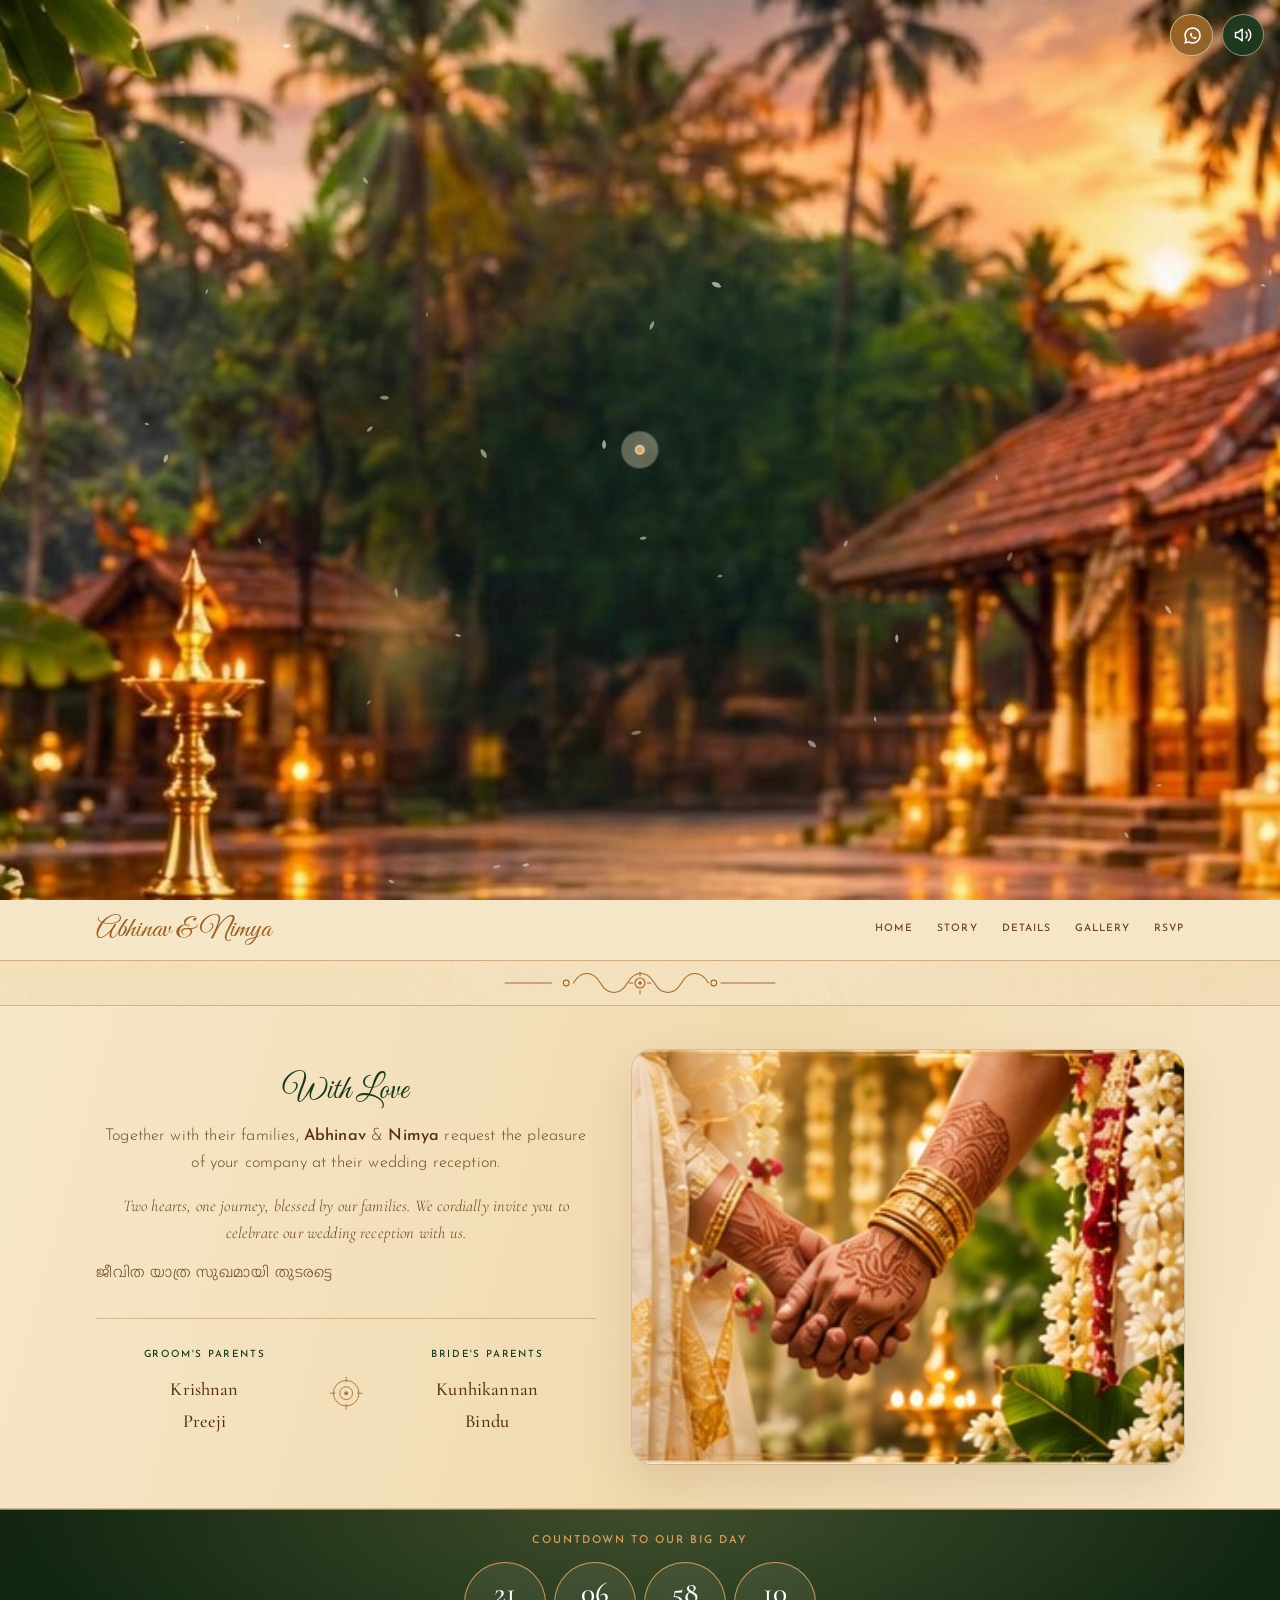
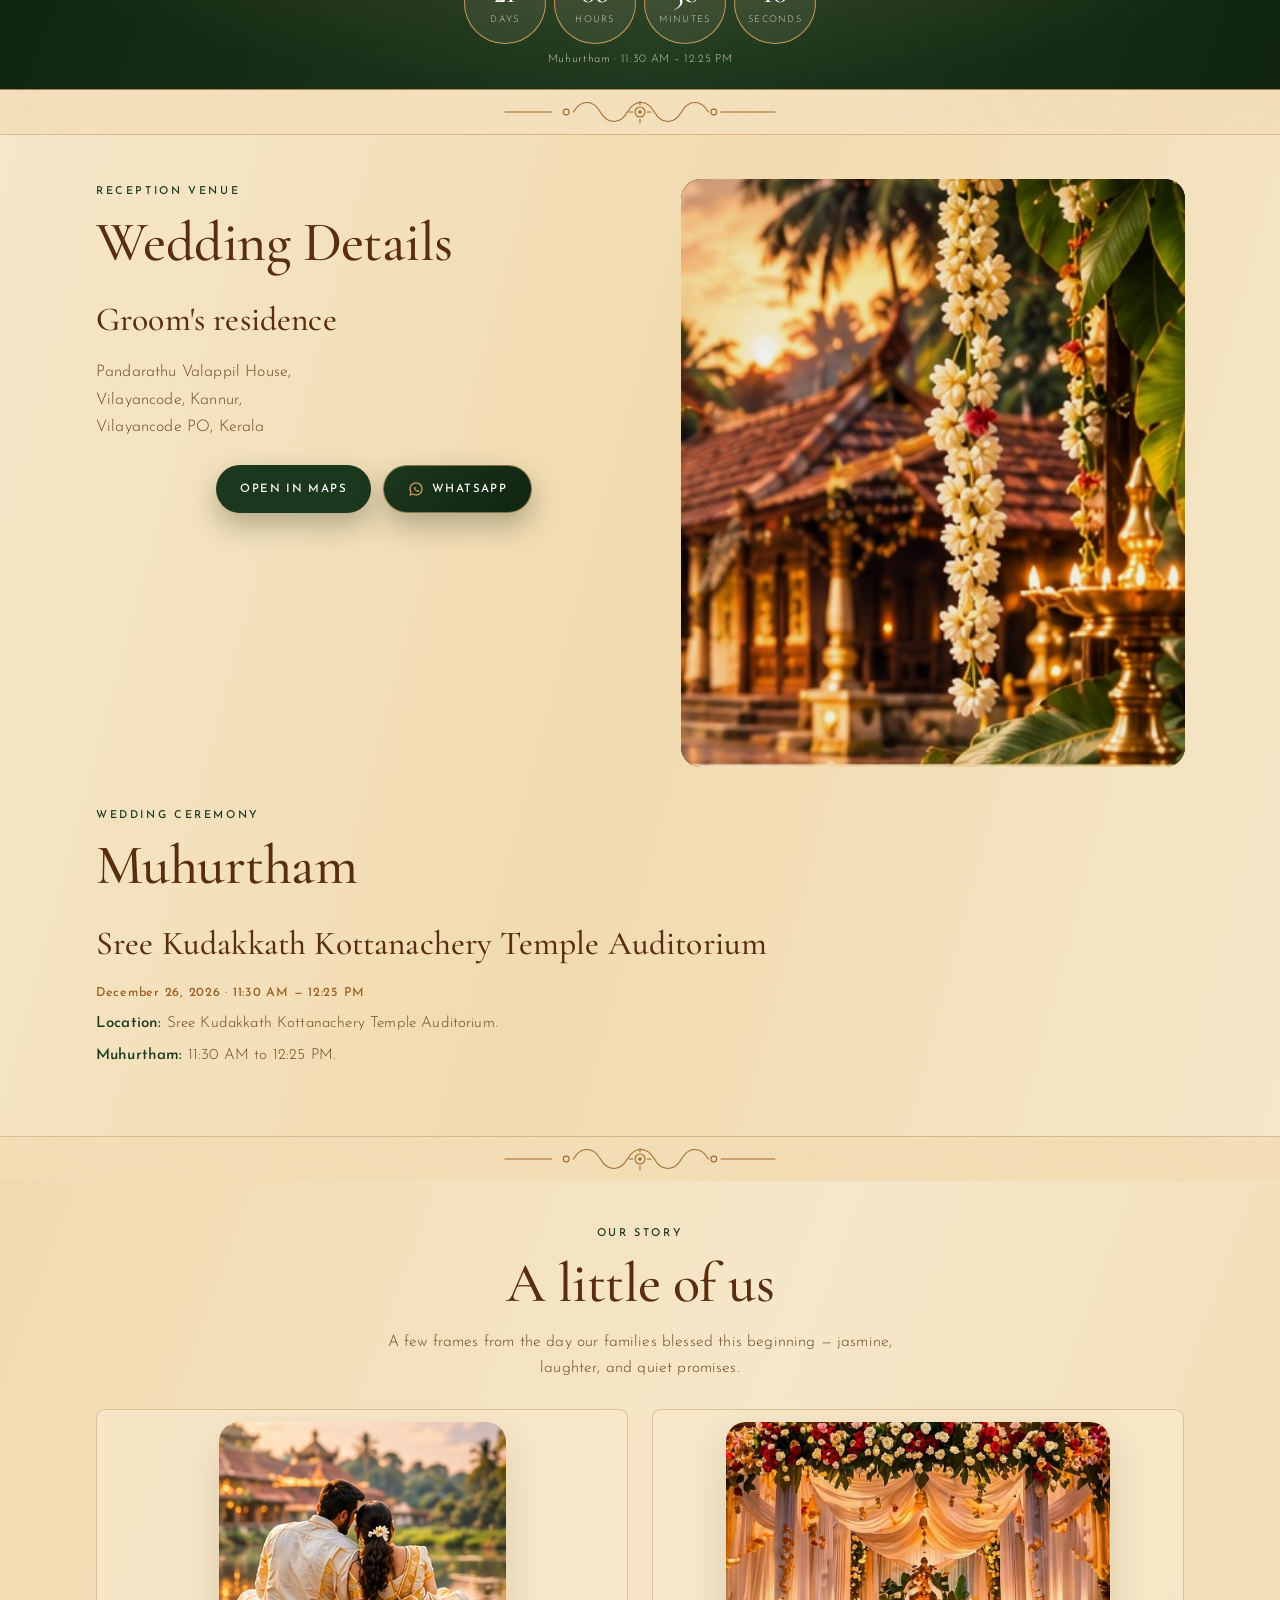
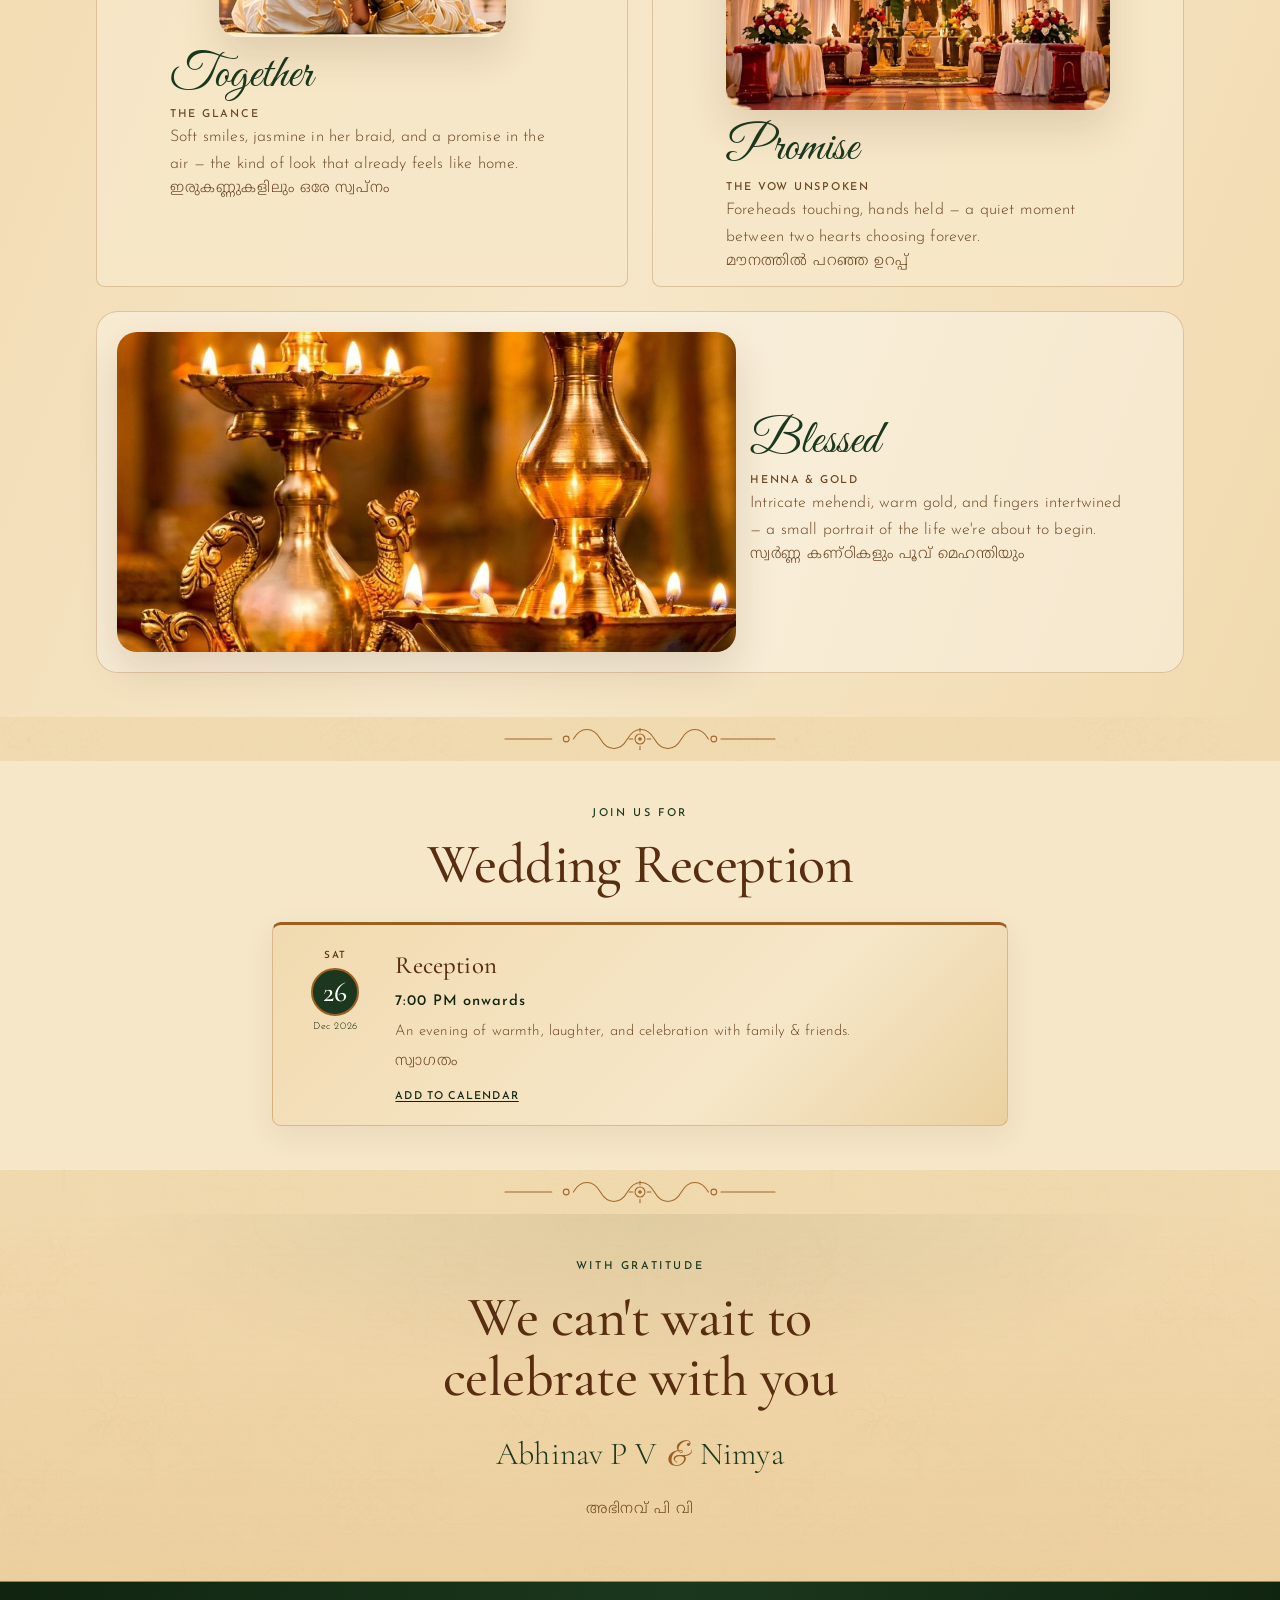
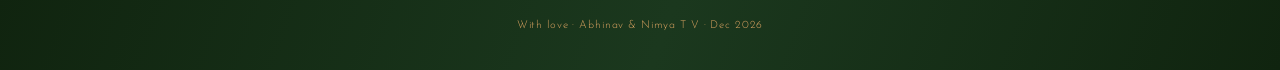
<file: index.html>
<!DOCTYPE html>
<html lang="en">
<head>
  <meta charset="UTF-8" />
  <meta name="viewport" content="width=device-width, initial-scale=1, viewport-fit=cover" />
  <meta name="theme-color" content="#1b2410" />
  <meta name="description" content="You're invited to the wedding reception of Abhinav & Nimya — December 26, 2026, Vilayancode, Kannur." />
  <meta property="og:type" content="website" />
  <meta property="og:url" content="https://abhinavwedsnimya.github.io/" />
  <meta property="og:title" content="Abhinav & Nimya · Wedding Invitation" />
  <meta property="og:description" content="Join Abhinav & Nimya for their wedding reception · December 26, 2026 · Vilayancode, Kannur" />
  <meta property="og:image" content="https://abhinavwedsnimya.github.io/assets/images/couple-2.jpg" />
  <meta property="og:image:secure_url" content="https://abhinavwedsnimya.github.io/assets/images/couple-2.jpg" />
  <meta property="og:image:type" content="image/jpeg" />
  <meta property="og:image:width" content="1200" />
  <meta property="og:image:height" content="630" />
  <meta property="og:image:alt" content="Abhinav and Nimya wedding invitation" />
  <meta name="twitter:card" content="summary_large_image" />
  <meta name="twitter:title" content="Abhinav & Nimya · Wedding Invitation" />
  <meta name="twitter:description" content="Join Abhinav & Nimya for their wedding reception · December 26, 2026 · Vilayancode, Kannur" />
  <meta name="twitter:image" content="https://abhinavwedsnimya.github.io/assets/images/couple-2.jpg" />
  <title>Abhinav & Nimya · Wedding</title>
  <link rel="icon" href="assets/icons/favicon.svg" type="image/svg+xml" />
  <link rel="icon" href="assets/icons/favicon.png" type="image/png" sizes="32x32" />
  <link rel="apple-touch-icon" href="assets/icons/favicon.png" />
  <link rel="preconnect" href="https://fonts.googleapis.com" />
  <link rel="preconnect" href="https://fonts.gstatic.com" crossorigin />
  <link href="https://fonts.googleapis.com/css2?family=Cormorant+Garamond:ital,wght@0,400;0,500;0,600;1,400;1,500&family=Great+Vibes&family=Josefin+Sans:wght@300;400;500;600&family=Noto+Sans+Malayalam:wght@300;400;500&display=swap" rel="stylesheet" />
  <link rel="stylesheet" href="styles.css?v=20261107-sunset-only-27" />
</head>
<body>
  <!-- Soft veil threshold — remove this block (+ CSS .entry-veil + JS openEntryVeil) to revert -->
  <div class="entry-veil" id="entryVeil" role="dialog" aria-modal="true" aria-labelledby="entryVeilTitle">
    <button type="button" class="entry-veil__hit interactive" id="entryVeilBtn" data-tap aria-describedby="entryVeilHint">
      <span class="entry-veil__sheer" aria-hidden="true"></span>
      <span class="entry-veil__content">
        <span class="entry-veil__eyebrow malayalam">മലയാളം വിവാഹ ക്ഷണപത്രം</span>
        <span class="entry-veil__title" id="entryVeilTitle">Abhinav &amp; Nimya</span>
        <span class="entry-veil__line" aria-hidden="true"></span>
        <span class="entry-veil__cta">Begin</span>
        <span class="entry-veil__hint" id="entryVeilHint">Tap gently to enter</span>
      </span>
    </button>
  </div>

  <svg xmlns="http://www.w3.org/2000/svg" style="display:none" aria-hidden="true">
    <symbol id="kolam-line" viewBox="0 0 320 40">
      <g fill="none" stroke="currentColor" stroke-width="1.2" stroke-linecap="round">
        <path d="M10 20h52" />
        <circle cx="78" cy="20" r="3.2" />
        <path d="M86 20c8-14 22-14 30 0s22 14 30 0 22-14 30 0 22 14 30 0 22-14 30 0" />
        <circle cx="242" cy="20" r="3.2" />
        <path d="M250 20h60" />
        <circle cx="160" cy="20" r="5.5" />
        <circle cx="160" cy="20" r="2" fill="currentColor" stroke="none" />
        <path d="M160 8v4M160 28v4M148 20h4M168 20h4" />
      </g>
    </symbol>
    <symbol id="kolam-dot" viewBox="0 0 48 48">
      <g fill="none" stroke="currentColor" stroke-width="1.2">
        <circle cx="24" cy="24" r="16" />
        <circle cx="24" cy="24" r="8" />
        <circle cx="24" cy="24" r="2.5" fill="currentColor" stroke="none" />
        <path d="M24 4v6M24 38v6M4 24h6M38 24h6" stroke-linecap="round" />
      </g>
    </symbol>
  </svg>

  <div class="grain" aria-hidden="true"></div>
  <div id="ripples" class="ripples" aria-hidden="true"></div>
  <div class="cursor" id="cursor" aria-hidden="true">
    <span class="cursor__ring"></span>
    <span class="cursor__dot"></span>
  </div>

  <div class="float-dock" role="toolbar" aria-label="Share and music">
    <button type="button" class="icon-btn icon-btn--wa interactive" id="shareBtn" data-tap aria-label="Share on WhatsApp">
      <svg viewBox="0 0 24 24" width="20" height="20" fill="currentColor" aria-hidden="true"><path d="M12.04 2c-5.46 0-9.91 4.45-9.91 9.91 0 1.75.46 3.45 1.32 4.95L2.05 22l5.25-1.38c1.45.79 3.08 1.21 4.74 1.21 5.46 0 9.91-4.45 9.91-9.91 0-2.65-1.03-5.14-2.9-7.01A9.82 9.82 0 0 0 12.04 2zm0 1.82c2.17 0 4.2.85 5.73 2.38a8.07 8.07 0 0 1 2.37 5.73c0 4.46-3.63 8.09-8.1 8.09-1.42 0-2.8-.37-4.02-1.07l-.29-.17-3.12.82.83-3.04-.19-.31a8.08 8.08 0 0 1-1.24-4.32c0-4.46 3.64-8.1 8.1-8.1zm4.52 10.32c-.2-.1-1.18-.58-1.36-.65-.18-.07-.31-.1-.44.1-.13.2-.5.65-.62.78-.11.13-.23.15-.43.05-.2-.1-.84-.31-1.6-.99-.59-.53-.99-1.18-1.1-1.38-.12-.2-.01-.31.09-.41.09-.09.2-.23.3-.35.1-.12.13-.2.2-.33.07-.13.03-.25-.02-.35-.05-.1-.44-1.06-.6-1.45-.16-.38-.32-.33-.44-.33h-.38c-.13 0-.34.05-.52.25-.18.2-.68.66-.68 1.62 0 .95.7 1.87.8 2 .1.13 1.37 2.09 3.32 2.93 1.95.84 1.95.56 2.3.53.35-.03 1.18-.48 1.34-.95.17-.46.17-.86.12-.95-.05-.08-.18-.13-.38-.23z"/></svg>
    </button>
    <button type="button" class="icon-btn icon-btn--music interactive" id="musicBtn" aria-pressed="true" aria-label="Mute music" data-tap>
      <span class="icon-btn__speaker icon-btn__speaker--on" aria-hidden="true">
        <svg viewBox="0 0 24 24" width="20" height="20" fill="none" stroke="currentColor" stroke-width="1.75" stroke-linecap="round" stroke-linejoin="round"><path d="M11 5 6 9H3v6h3l5 4V5z"/><path d="M15.5 8.5a5 5 0 0 1 0 7"/><path d="M18.5 5.5a9 9 0 0 1 0 13"/></svg>
      </span>
      <span class="icon-btn__speaker icon-btn__speaker--off" aria-hidden="true" hidden>
        <svg viewBox="0 0 24 24" width="20" height="20" fill="none" stroke="currentColor" stroke-width="1.75" stroke-linecap="round" stroke-linejoin="round"><path d="M11 5 6 9H3v6h3l5 4V5z"/><path d="m23 9-6 6M17 9l6 6"/></svg>
      </span>
    </button>
  </div>
  <audio id="bgMusic" loop preload="auto" playsinline webkit-playsinline>
    <source src="assets/audio/bgmusic.mp3" type="audio/mpeg" />
  </audio>
  <audio id="bloopSound" preload="auto">
    <source src="assets/audio/bloop.mp3" type="audio/mpeg" />
  </audio>
  <main class="page">
    <div class="page__texture" aria-hidden="true"></div>
    <section class="hero hero--artwork" id="hero" aria-label="Wedding sunset backdrop">
      <div class="hero__art-frame">
        <img class="hero__art" src="assets/images/Media%20(7).jpg" alt="" width="1680" height="637" fetchpriority="high" />
        <div class="hero__lamp-lights" aria-hidden="true">
          <span></span><span></span>
        </div>
        <div class="hero__sparkles" aria-hidden="true">
          <span></span><span></span><span></span>
          <span></span><span></span><span></span>
        </div>
      </div>
      <canvas id="petals" class="petals" aria-hidden="true"></canvas>
    </section>
    <header class="site-nav">
      <a class="site-nav__brand" href="#hero">Abhinav &amp; Nimya</a>
      <nav class="site-nav__links" aria-label="Main navigation">
        <a href="#hero">Home</a>
        <a href="#memories">Story</a>
        <a href="#venue">Details</a>
        <a href="#memories">Gallery</a>
        <a href="#closing">RSVP</a>
      </nav>
    </header>
    <div class="kolam-divider" aria-hidden="true">
      <svg viewBox="0 0 320 40"><use href="#kolam-line" /></svg>
    </div>
    <section class="invite section" id="invite">
      <div class="invite__grid">
        <figure class="invite__photo reveal">
          <img src="assets/images/template-invite-hands.jpg" alt="The couple holding hands during the wedding celebration" width="324" height="221" loading="lazy" />
        </figure>
        <div class="invite__copy reveal">
          <p class="invite__letter-title">With Love</p>
          <p class="invite__lead">
            Together with their families,
            <strong>Abhinav</strong> &amp; <strong>Nimya</strong>
            request the pleasure of your company at their wedding reception.
          </p>
          <p class="invite__letter-quote">Two hearts, one journey, blessed by our families. We cordially invite you to celebrate our wedding reception with us.</p>
          <p class="malayalam soft">ജീവിത യാത്ര സുഖമായി തുടരട്ടെ</p>
          <div class="parents">
            <div class="parents__side">
              <h3>Groom's parents</h3>
              <p>Krishnan</p>
              <p>Preeji</p>
            </div>
            <div class="parents__divider" aria-hidden="true">
              <svg viewBox="0 0 48 48"><use href="#kolam-dot" /></svg>
            </div>
            <div class="parents__side">
              <h3>Bride's parents</h3>
              <p>Kunhikannan</p>
              <p>Bindu</p>
            </div>
          </div>
        </div>
      </div>
    </section>
    <section class="countdown-band" aria-label="Countdown to our wedding">
      <p class="countdown-band__title">Countdown to our big day</p>
      <div class="countdown" id="countdown" aria-label="Countdown to Muhurtham">
        <div class="countdown__unit">
          <span class="countdown__num" data-unit="days">00</span>
          <span class="countdown__label">Days</span>
        </div>
        <div class="countdown__unit">
          <span class="countdown__num" data-unit="hours">00</span>
          <span class="countdown__label">Hours</span>
        </div>
        <div class="countdown__unit">
          <span class="countdown__num" data-unit="mins">00</span>
          <span class="countdown__label">Minutes</span>
        </div>
        <div class="countdown__unit">
          <span class="countdown__num" data-unit="secs">00</span>
          <span class="countdown__label">Seconds</span>
        </div>
      </div>
      <p class="countdown-band__hint">Muhurtham · 11:30 AM – 12:25 PM</p>
    </section>
    <div class="kolam-divider" aria-hidden="true">
      <svg viewBox="0 0 320 40"><use href="#kolam-line" /></svg>
    </div>
    <section class="memories section" id="memories">
      <div class="section-head reveal">
        <p class="eyebrow">Our Story</p>
        <h2 class="section-title">A little of us</h2>
        <p class="section-lead">A few frames from the day our families blessed this beginning — jasmine, laughter, and quiet promises.</p>
      </div>
      <div class="memory-stack">
        <article class="memory memory--left reveal">
          <div class="memory__frame">
            <img src="assets/images/template-story-couple.jpg" alt="The couple seated together outdoors" width="287" height="222" loading="lazy" />
          </div>
          <div class="memory__caption">
            <span class="memory__word">Together</span>
            <p class="memory__kicker">The glance</p>
            <p>Soft smiles, jasmine in her braid, and a promise in the air — the kind of look that already feels like home.</p>
            <p class="malayalam soft">ഇരുകണ്ണുകളിലും ഒരേ സ്വപ്നം</p>
          </div>
        </article>
        <article class="memory memory--right reveal">
          <div class="memory__frame">
            <img src="assets/images/template-gallery-stage.jpg" alt="Wedding stage decorated with flowers and lights" width="274" height="103" loading="lazy" />
          </div>
          <div class="memory__caption">
            <span class="memory__word">Promise</span>
            <p class="memory__kicker">The vow unspoken</p>
            <p>Foreheads touching, hands held — a quiet moment between two hearts choosing forever.</p>
            <p class="malayalam soft">മൗനത്തില്‍ പറഞ്ഞ ഉറപ്പ്</p>
          </div>
        </article>
        <article class="memory memory--left memory--hands reveal">
          <div class="memory__frame memory__frame--wide">
            <img src="assets/images/template-gallery-lamp.jpg" alt="Traditional brass lamps at the wedding" width="102" height="103" loading="lazy" />
          </div>
          <div class="memory__caption">
            <span class="memory__word">Blessed</span>
            <p class="memory__kicker">Henna &amp; gold</p>
            <p>Intricate mehendi, warm gold, and fingers intertwined — a small portrait of the life we're about to begin.</p>
            <p class="malayalam soft">സ്വർണ്ണ കണ്ഠികളും പൂവ് മെഹന്തിയും</p>
          </div>
        </article>
      </div>
    </section>
    <div class="kolam-divider" aria-hidden="true">
      <svg viewBox="0 0 320 40"><use href="#kolam-line" /></svg>
    </div>
    <section class="events section" id="events">
      <div class="section-head reveal">
        <p class="eyebrow">Join us for</p>
        <h2 class="section-title">Wedding Reception</h2>
      </div>

      <ol class="timeline">
        <li class="timeline__item timeline__item--feature reveal">
          <div class="timeline__when">
            <span class="timeline__day">Sat</span>
            <span class="timeline__date">26</span>
            <span class="timeline__month">Dec 2026</span>
          </div>
          <div class="timeline__body">
            <h3>Reception</h3>
            <p class="timeline__time">7:00 PM onwards</p>
            <p>An evening of warmth, laughter, and celebration with family &amp; friends.</p>
            <p class="malayalam soft">സ്വാഗതം</p>
            <div class="cal-actions">
              <a class="link-btn interactive" data-gcal="reception" href="#" target="_blank" rel="noopener noreferrer" data-tap>Add to Calendar</a>
            </div>
          </div>
        </li>
      </ol>
    </section>
    <div class="kolam-divider" aria-hidden="true">
      <svg viewBox="0 0 320 40"><use href="#kolam-line" /></svg>
    </div>
    <section class="venue section" id="venue">
      <div class="venue__top">
        <div class="venue__card reveal">
          <p class="eyebrow">Reception venue</p>
          <h2 class="section-title">Wedding Details</h2>
          <h3 class="venue__name selectable">Groom's residence</h3>
          <address class="venue__address selectable">
            Pandarathu Valappil House,<br />
            Vilayancode, Kannur,<br />
            Vilayancode PO, Kerala
          </address>
          <div class="venue__actions">
            <a
              class="btn interactive"
              href="https://www.google.com/maps/search/?api=1&amp;query=Pandarathu%20Valappil%20House%2C%20Vilayancode%2C%20Kannur%2C%20Kerala"
              target="_blank"
              rel="noopener noreferrer"
              data-tap
            >
            Open in Maps
            </a>
            <a class="btn btn--wa interactive" id="shareBtnVenue" href="#" target="_blank" rel="noopener noreferrer" data-tap>
              <span class="btn__wa" aria-hidden="true">
                <svg viewBox="0 0 24 24" width="16" height="16" fill="currentColor"><path d="M12.04 2c-5.46 0-9.91 4.45-9.91 9.91 0 1.75.46 3.45 1.32 4.95L2.05 22l5.25-1.38c1.45.79 3.08 1.21 4.74 1.21 5.46 0 9.91-4.45 9.91-9.91 0-2.65-1.03-5.14-2.9-7.01A9.82 9.82 0 0 0 12.04 2zm0 1.82c2.17 0 4.2.85 5.73 2.38a8.07 8.07 0 0 1 2.37 5.73c0 4.46-3.63 8.09-8.1 8.09-1.42 0-2.8-.37-4.02-1.07l-.29-.17-3.12.82.83-3.04-.19-.31a8.08 8.08 0 0 1-1.24-4.32c0-4.46 3.64-8.1 8.1-8.1zm4.52 10.32c-.2-.1-1.18-.58-1.36-.65-.18-.07-.31-.1-.44.1-.13.2-.5.65-.62.78-.11.13-.23.15-.43.05-.2-.1-.84-.31-1.6-.99-.59-.53-.99-1.18-1.1-1.38-.12-.2-.01-.31.09-.41.09-.09.2-.23.3-.35.1-.12.13-.2.2-.33.07-.13.03-.25-.02-.35-.05-.1-.44-1.06-.6-1.45-.16-.38-.32-.33-.44-.33h-.38c-.13 0-.34.05-.52.25-.18.2-.68.66-.68 1.62 0 .95.7 1.87.8 2 .1.13 1.37 2.09 3.32 2.93 1.95.84 1.95.56 2.3.53.35-.03 1.18-.48 1.34-.95.17-.46.17-.86.12-.95-.05-.08-.18-.13-.38-.23z"/></svg>
              </span>
              WhatsApp
            </a>
          </div>
        </div>
        <div class="venue__hands reveal">
          <img src="assets/images/template-hero-temple.jpg" alt="Temple framed by jasmine garlands and brass lamps" width="334" height="390" loading="lazy" />
        </div>
      </div>
      <div class="venue__top reach reveal">
        <div class="reach__map">
          <div class="reach__map-media">
            <iframe
              title="Map to the groom's residence"
              loading="lazy"
              referrerpolicy="no-referrer-when-downgrade"
              allowfullscreen
              src="https://maps.google.com/maps?q=Pandarathu%20Valappil%20House%2C%20Vilayancode%2C%20Kannur%2C%20Kerala&z=15&output=embed"
            ></iframe>
            <div class="reach__map-veil" aria-hidden="true"></div>
            <a
              class="reach__pin interactive"
              href="https://www.google.com/maps/search/?api=1&amp;query=Pandarathu%20Valappil%20House%2C%20Vilayancode%2C%20Kannur%2C%20Kerala"
              target="_blank"
              rel="noopener noreferrer"
              data-tap
            >
              <span class="reach__pin-dot" aria-hidden="true"></span>
              <span class="reach__pin-text">
                <strong>Pandarathu Valappil House</strong>
                <em>Tap for directions</em>
              </span>
            </a>
          </div>
        </div>
        <div class="venue__card reach__card">
          <p class="eyebrow">Wedding ceremony</p>
          <h2 class="section-title">Muhurtham</h2>
          <h3 class="venue__name selectable">Sree Kudakkath Kottanachery Temple Auditorium</h3>
          <p class="timeline__time">December 26, 2026 · 11:30 AM — 12:25 PM</p>
          <ul class="reach__tips">
            <li><strong>Location:</strong> Sree Kudakkath Kottanachery Temple Auditorium.</li>
            <li><strong>Muhurtham:</strong> 11:30 AM to 12:25 PM.</li>
          </ul>
        </div>
      </div>
    </section>
    <div class="kolam-divider" aria-hidden="true">
      <svg viewBox="0 0 320 40"><use href="#kolam-line" /></svg>
    </div>
    <section class="closing section" id="closing">
      <div class="closing__inner reveal">
        <p class="eyebrow">With gratitude</p>
        <h2 class="section-title">We can't wait to celebrate with you</h2>
        <p class="closing__names">Abhinav P V <span class="amp">&</span> Nimya</p>
        <p class="malayalam soft">അഭിനവ് പി വി</p>
      </div>
    </section>
  </main>
  <footer class="footer">
    <p>With love · Abhinav &amp; Nimya T V · Dec 2026</p>
  </footer>
  <div class="toast" id="toast" role="status" aria-live="polite" hidden></div>
  <canvas id="confetti" class="confetti" aria-hidden="true"></canvas>
  <script src="script.js?v=20261107-new-hero-effects-3"></script>
  
<script>
(function () {
  function openInvitation(event) {
    var button = document.getElementById('entryVeilBtn');
    var overlay = document.getElementById('entryVeil');

    if (!button || !overlay) return;

    // Only respond to taps on the opening screen.
    if (event && !button.contains(event.target) &&
        !overlay.contains(event.target)) return;

    document.body.classList.remove('is-veiled');

    overlay.setAttribute('aria-hidden', 'true');
    overlay.setAttribute('aria-modal', 'false');
    overlay.style.setProperty('display', 'none', 'important');
    overlay.style.setProperty('pointer-events', 'none', 'important');

    // Try to start background music after the user's tap.
    var music = document.getElementById('bgMusic');
    if (music) {
      music.play().catch(function () {
        // Some browsers may require another user interaction.
      });
    }
  }

  var button = document.getElementById('entryVeilBtn');

  if (button) {
    button.addEventListener('click', openInvitation);
    button.addEventListener('touchend', function (event) {
      // Avoid processing the same tap twice.
      if (event.cancelable) event.preventDefault();
      openInvitation(event);
    }, { passive: false });
  }
})();
</script>

<script>
document.addEventListener('DOMContentLoaded', function () {
  const beginButton = document.getElementById('entryVeilBtn');
  const music = document.getElementById('bgMusic');
  const overlay = document.getElementById('entryVeil');

  if (!beginButton || !music) {
    console.error('Begin button or background music element missing');
    return;
  }

  music.loop = true;
  music.volume = 0.5;

  beginButton.addEventListener('click', function () {
    if (overlay) {
      overlay.style.display = 'none';
      overlay.setAttribute('aria-hidden', 'true');
    }

    document.body.classList.remove('is-veiled');

    music.play().then(function () {
      console.log('Wedding background music started');
    }).catch(function (error) {
      console.error('Music playback failed:', error);
    });
  });
});
</script>
</body>
</html>
</file>
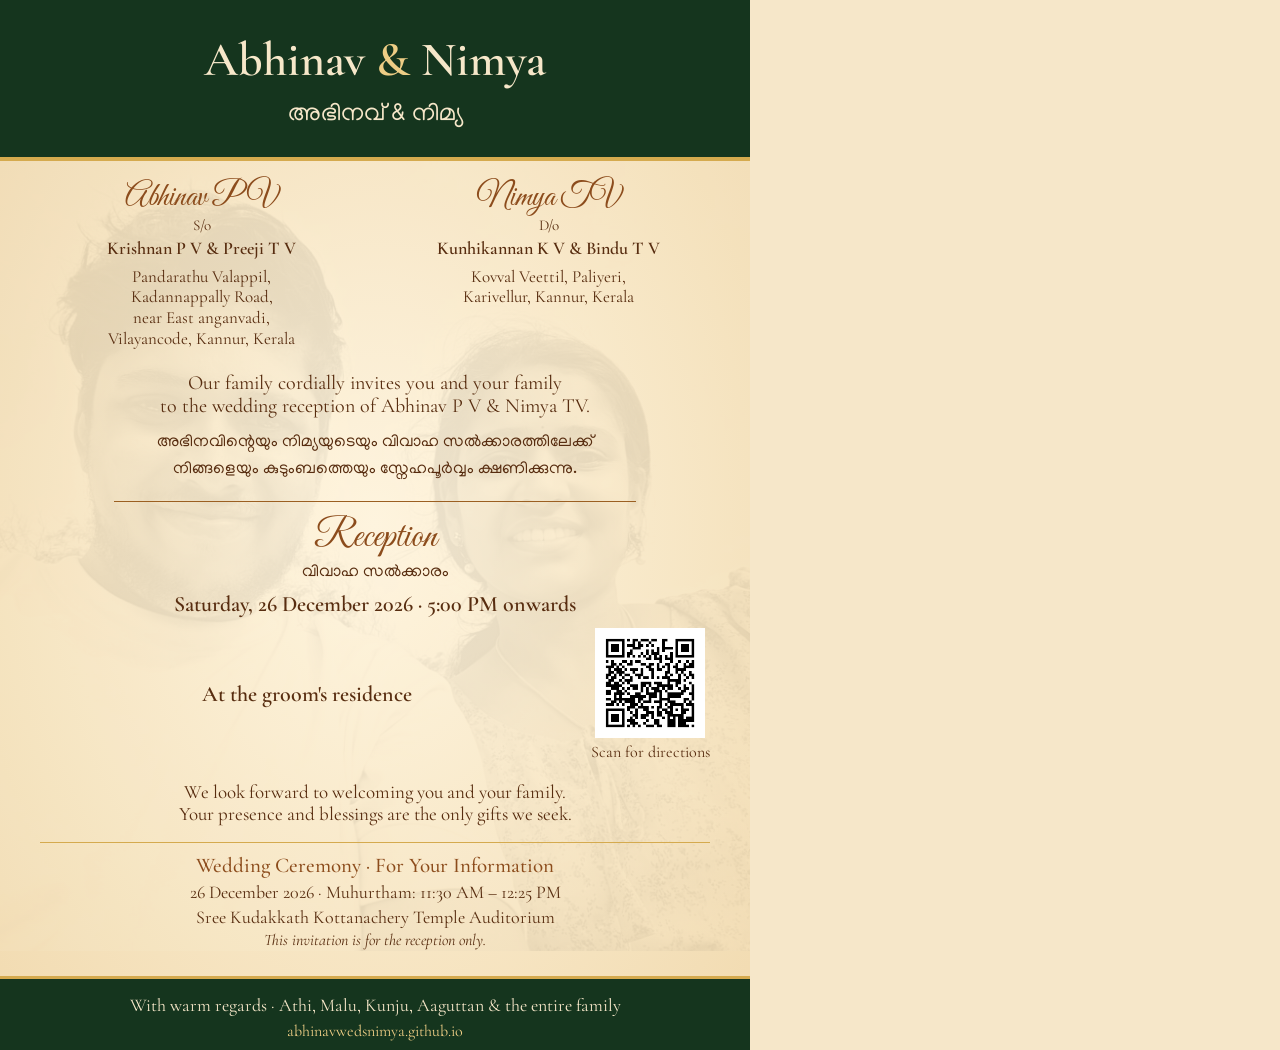
<file: invitation-card-text.html>
<!DOCTYPE html>
<html lang="en">
<head>
  <meta charset="UTF-8" />
  <meta name="viewport" content="width=device-width, initial-scale=1" />
  <title>Abhinav &amp; Nimya · Text Invitation</title>
  <link href="https://fonts.googleapis.com/css2?family=Cormorant+Garamond:wght@400;500;600&family=Great+Vibes&family=Manjari:wght@100;400;700&display=swap" rel="stylesheet" />
  <style>
    * { box-sizing: border-box; }
    @page { size: A4; margin: 0; }
    html, body { margin: 0; background: #f6e7c9; }
    body { color: #582d10; font-family: "Cormorant Garamond", Georgia, serif; }
    .print-sheet { width: 750px; height: 1050px; }
    .card-slot { position: relative; width: 750px; height: 1050px; }
    .card {
      position: relative;
      width: min(750px, 100vw);
      height: 1050px;
      overflow: hidden;
      text-align: center;
      background: radial-gradient(ellipse at center, #fff5df, #f1daaf);
    }
    .hero {
      position: relative;
      padding: 34px 45px 24px;
      color: #f6e7c9;
      background: #15351e;
      border-bottom: 4px solid #d5aa4e;
    }
    .hero h1 { margin: 0; font: 600 48px/1.1 "Cormorant Garamond", Georgia, serif; }
    .hero__amp { color: #edcd85; }
    .hero__names-ml { margin: 11px 0 0; color: #f6e7c9; font: 400 25px/1.4 "Manjari", sans-serif; }
    .content { position: relative; isolation: isolate; padding: 22px 40px 0; }
    .content::before {
      content: "";
      position: absolute;
      inset: 0;
      z-index: -1;
      background: url("assets/images/invitation-couple.jpg") center 32% / cover no-repeat;
      opacity: .075;
      filter: grayscale(1) sepia(.35);
      pointer-events: none;
    }
    .parents { display: grid; grid-template-columns: 1fr 1fr; gap: 24px; margin: 0 0 22px; }
    .parents p { margin: 0; font-size: 18px; line-height: 1.23; }
    .parents .person-name { display: block; margin-bottom: 3px; color: #8c4c1c; font: 400 32px/.95 "Great Vibes", cursive; }
    .parents .relation { display: block; margin-bottom: 2px; font-size: 15px; }
    .parents strong { display: block; font-size: 18px; font-weight: 600; white-space: nowrap; }
    .parents .address { display: block; margin-top: 8px; font-size: 17px; line-height: 1.22; }
    .intro { margin: 0; font-size: 20px; line-height: 1.15; }
    .intro-ml { margin: 12px auto 0; font: 400 17px/1.62 "Manjari", sans-serif; }
    .rule { width: 78%; height: 1px; margin: 16px auto; background: #9b5f21; }
    .event h2 { margin: 0; color: #8c4c1c; font: 400 38px/1.05 "Great Vibes", cursive; }
    .event .ml { margin: 3px 0 7px; font: 400 17px/1.45 "Manjari", sans-serif; }
    .event p { margin: 3px 0; font-size: 22px; line-height: 1.15; }
    .event .time { font-weight: 600; }
    .location { display: grid; grid-template-columns: 1fr 120px; align-items: center; gap: 16px; margin-top: 10px; }
    .location .venue { margin: 0; font-size: 22px; font-weight: 600; }
    .location a { color: #582d10; font-size: 16px; text-decoration: none; }
    .location img { display: block; width: 110px; height: 110px; margin: 0 auto 4px; }
    .closing { margin: 19px 0 0; font-size: 19px; line-height: 1.2; }
    .ceremony { margin-top: 16px; padding-top: 10px; border-top: 1px solid #d5aa4e; }
    .ceremony h2 { margin: 0 0 4px; color: #8c4c1c; font-size: 21px; font-weight: 500; }
    .ceremony p { margin: 3px 0; font-size: 18px; line-height: 1.2; }
    .ceremony .note { font-size: 16px; font-style: italic; }
    footer {
      position: absolute;
      bottom: 0;
      width: 100%;
      height: 74px;
      padding: 15px 25px;
      color: #f6e7c9;
      background: #15351e;
      border-top: 3px solid #d5aa4e;
    }
    footer p { margin: 0 0 5px; font-size: 18px; }
    footer a { color: #edcd85; font-size: 16px; text-decoration: none; }
    .card--print-copy { display: none; }
    @media print {
      html, body { width: 210mm; height: 296mm; overflow: hidden; background: white; }
      body { display: grid; place-items: center; }
      .print-sheet, .card-slot { position: relative; width: 5in; height: 7in; break-inside: avoid; overflow: hidden; }
      .card { position: absolute; inset: 0 auto auto 0; width: 750px; height: 1050px; transform: scale(.64); transform-origin: top left; }
      html.two-up, body.two-up { width: 297mm; height: 210mm; overflow: hidden; }
      body.two-up { display: block; }
      .print-sheet--two-up { display: grid; grid-template-columns: repeat(2, 139.286mm); grid-template-rows: 195mm; gap: 4mm; width: 282.572mm; height: 195mm; margin: 7mm auto 0; break-after: avoid; }
      .print-sheet--two-up .card-slot { width: 139.286mm; height: 195mm; }
      .print-sheet--two-up .card { transform: scale(.702); }
      .print-sheet--two-up .card--print-copy { display: block; }
      * { print-color-adjust: exact; -webkit-print-color-adjust: exact; }
    }
  </style>
</head>
<body>
  <div class="print-sheet">
    <div class="card-slot">
      <main class="card" aria-label="Abhinav and Nimya's reception invitation">
        <header class="hero">
          <h1>Abhinav <span class="hero__amp">&amp;</span> Nimya</h1>
          <p class="hero__names-ml ml" lang="ml">അഭിനവ് &amp; നിമ്യ</p>
        </header>
        <div class="content">
          <div class="parents">
            <p><span class="person-name">Abhinav P V</span><span class="relation">S/o</span><strong>Krishnan P V &amp; Preeji T V</strong><span class="address">Pandarathu Valappil,<br />Kadannappally Road,<br />near East anganvadi,<br />Vilayancode, Kannur, Kerala</span></p>
            <p><span class="person-name">Nimya TV</span><span class="relation">D/o</span><strong>Kunhikannan K V &amp; Bindu T V</strong><span class="address">Kovval Veettil, Paliyeri,<br />Karivellur, Kannur, Kerala</span></p>
          </div>
          <p class="intro">Our family cordially invites you and your family<br />to the wedding reception of Abhinav P V &amp; Nimya TV.</p>
          <p class="intro-ml ml" lang="ml">അഭിനവിന്റെയും നിമ്യയുടെയും വിവാഹ സൽക്കാരത്തിലേക്ക്<br />നിങ്ങളെയും കുടുംബത്തെയും സ്നേഹപൂർവ്വം ക്ഷണിക്കുന്നു.</p>
          <div class="rule" aria-hidden="true"></div>
          <section class="event" aria-label="Wedding reception">
            <h2>Reception</h2>
            <p class="ml" lang="ml">വിവാഹ സൽക്കാരം</p>
            <p class="time">Saturday, 26 December 2026 · 5:00 PM onwards</p>
            <div class="location">
              <p class="venue">At the groom's residence</p>
              <a href="https://maps.app.goo.gl/kG3LUJvbh5pXCFRL6?g_st=ac" target="_blank" rel="noopener noreferrer">
                <img src="assets/images/reception-location-qr.png?v=2" width="120" height="120" alt="QR code for reception directions on Google Maps" />
                Scan for directions
              </a>
            </div>
          </section>
          <p class="closing">We look forward to welcoming you and your family.<br />Your presence and blessings are the only gifts we seek.</p>
          <section class="ceremony" aria-label="Wedding ceremony information only">
            <h2>Wedding Ceremony · For Your Information</h2>
            <p>26 December 2026 · Muhurtham: 11:30 AM – 12:25 PM</p>
            <p>Sree Kudakkath Kottanachery Temple Auditorium</p>
            <p class="note">This invitation is for the reception only.</p>
          </section>
        </div>
        <footer>
          <p>With warm regards · Athi, Malu, Kunju, Aaguttan &amp; the entire family</p>
          <a href="https://abhinavwedsnimya.github.io/">abhinavwedsnimya.github.io</a>
        </footer>
      </main>
    </div>
  </div>
  <script>
    if (new URLSearchParams(window.location.search).has("two-up")) {
      const sheet = document.querySelector(".print-sheet");
      const firstSlot = sheet.querySelector(".card-slot");
      const duplicateSlot = firstSlot.cloneNode(false);
      const duplicate = firstSlot.querySelector(".card").cloneNode(true);
      document.documentElement.classList.add("two-up");
      document.body.classList.add("two-up");
      sheet.classList.add("print-sheet--two-up");
      duplicate.classList.add("card--print-copy");
      duplicateSlot.append(duplicate);
      sheet.append(duplicateSlot);
      const pageStyle = document.createElement("style");
      pageStyle.textContent = "@page { size: A4 landscape; margin: 0; }";
      document.head.append(pageStyle);
    }
  </script>
</body>
</html>
</file>
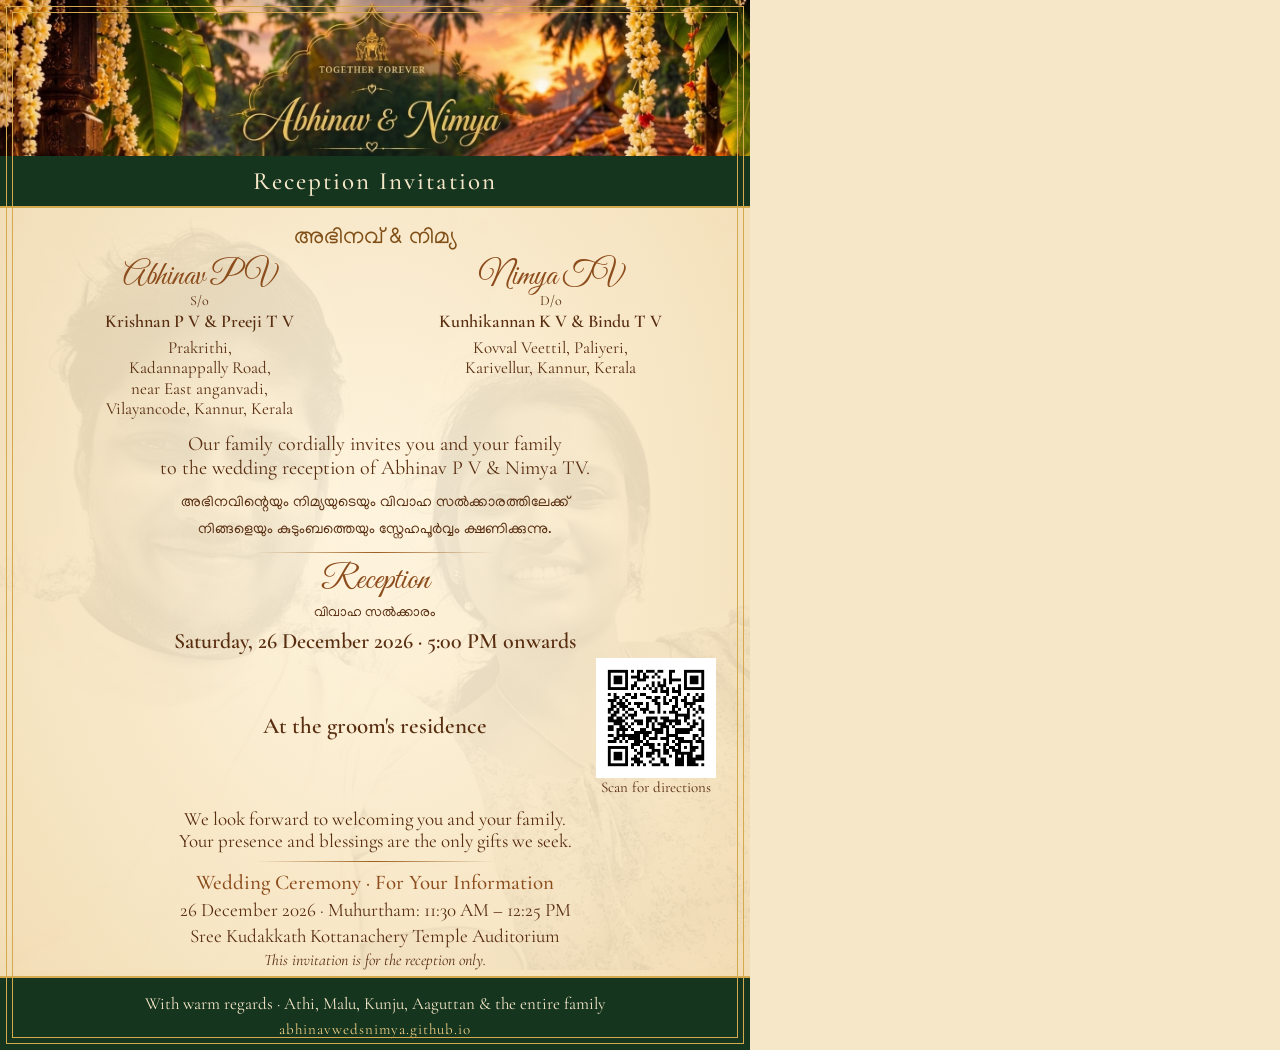
<file: invitation-card.html>
<!DOCTYPE html>
<html lang="en">
<head>
  <meta charset="UTF-8" />
  <meta name="viewport" content="width=device-width, initial-scale=1" />
  <title>Abhinav &amp; Nimya · Reception Invitation</title>
  <link href="https://fonts.googleapis.com/css2?family=Cormorant+Garamond:wght@400;500;600&family=Great+Vibes&family=Manjari:wght@100;400;700&display=swap" rel="stylesheet" />
  <style>
    * { box-sizing: border-box; }
    @page { size: A4; margin: 0; }
    html, body { margin: 0; background: #f6e7c9; }
    body { color: #582d10; font-family: "Cormorant Garamond", Georgia, serif; }
    .card {
      position: relative;
      width: min(750px, 100vw);
      height: 1050px;
      overflow: hidden;
      text-align: center;
      background: radial-gradient(ellipse at center, #fff5df, #f1daaf);
    }
    .card::after {
      content: "";
      position: absolute;
      inset: 12px;
      border: 1px solid #d5aa4e;
      outline: 1px solid #d5aa4e;
      outline-offset: 5px;
      pointer-events: none;
    }
    .hero {
      border-bottom: 2px solid #d5aa4e;
    }
    .hero__art {
      width: 100%;
      margin: 0 auto;
    }
    .hero img { display: block; width: 100%; height: auto; }
    .hero h1 { margin: 0; padding: 10px; color: #f6e7c9; background: #15351e; font-size: 25px; font-weight: 500; letter-spacing: 2px; }
    .content { position: relative; isolation: isolate; padding: 14px 34px 0; }
    .content::before {
      content: "";
      position: absolute;
      inset: 0;
      z-index: -1;
      background: url("assets/images/invitation-couple.jpg") center 32% / cover no-repeat;
      opacity: .075;
      filter: grayscale(1) sepia(.35);
      pointer-events: none;
    }
    .card--print-copy { display: none; }
    .ml { font-family: "Manjari", sans-serif; }
    .names-ml { margin: 0 0 4px; font-size: 23px; line-height: 1.5; color: #805018; }
    .parents { display: grid; grid-template-columns: 1fr 1fr; gap: 20px; margin: 0 0 12px; }
    .parents p { margin: 0; font-size: 19px; line-height: 1.3; }
    .parents .person-name { display: block; font: 400 32px/1 "Great Vibes", cursive; color: #8c4c1c; }
    .parents .relation { display: block; font-size: 14px; line-height: 1.2; }
    .parents strong { display: block; font-size: 18px; font-weight: 600; white-space: nowrap; }
    .parents .address { display: block; margin-top: 5px; font-size: 17px; line-height: 1.2; }
    .intro { margin: 0; font-size: 20px; line-height: 1.2; }
    .intro-ml { margin: 10px auto 0; font-size: 15px; line-height: 1.8; max-width: 590px; }
    .rule { width: 240px; height: 1px; margin: 8px auto; background: linear-gradient(to right, transparent, #9b5f21, transparent); }
    .event h2 { margin: 0; font: 400 34px/1.2 "Great Vibes", cursive; color: #8c4c1c; }
    .event .ml { margin: 2px 0 4px; font-size: 14px; line-height: 1.5; }
    .event p { margin: 3px 0; font-size: 22px; line-height: 1.2; }
    .ceremony h2 { margin: 0 0 4px; font-size: 21px; font-weight: 500; color: #8c4c1c; }
    .ceremony p { margin: 3px 0; font-size: 19px; line-height: 1.2; }
    .ceremony .note { font-size: 16px; font-style: italic; }
    .event .time { font-size: 22px; font-weight: 600; }
    .event .venue { font-size: 23px; font-weight: 600; }
    .location { display: grid; grid-template-columns: 120px minmax(0, 1fr) 120px; align-items: center; gap: 16px; }
    .location::before { content: ""; }
    .location a { color: #582d10; font-size: 15px; text-decoration: none; }
    .location img { display: block; width: 120px; height: 120px; }
    .event .venue-ml { font-size: 14px; line-height: 1.6; margin: 5px 0; }
    .closing { margin: 12px 0 0; font-size: 19px; line-height: 1.2; }
    .closing .ml { display: block; margin-top: 6px; font-size: 14px; }
    footer {
      position: absolute;
      bottom: 0;
      width: 100%;
      height: 74px;
      padding: 15px 25px;
      color: #f6e7c9;
      background: #15351e;
      border-top: 2px solid #d5aa4e;
    }
    footer p { margin: 0 0 5px; font-size: 17px; }
    footer a { font-size: 15px; letter-spacing: 1px; color: #edcd85; text-decoration: none; }
    @media print {
      html, body { width: 210mm; height: 296mm; overflow: hidden; background: white; }
      body { display: grid; place-items: center; }
      .print-sheet { position: relative; width: 5in; height: 7in; break-inside: avoid; }
      .card-slot { position: relative; width: 5in; height: 7in; overflow: hidden; }
      html.two-up, body.two-up { width: 297mm; height: 210mm; overflow: hidden; }
      body.two-up { display: block; }
      .print-sheet--two-up { display: grid; grid-template-columns: repeat(2, 139.286mm); grid-template-rows: 195mm; gap: 4mm; width: 282.572mm; height: 195mm; margin: 7mm auto 0; break-after: avoid; }
      .print-sheet--two-up .card-slot { width: 139.286mm; height: 195mm; }
      .print-sheet--two-up .card { width: 750px; height: 1050px; transform: scale(.702); }
      .print-sheet--two-up .card--print-copy { display: block; }
      .card { position: absolute; inset: 0 auto auto 0; transform: scale(.64); transform-origin: top left; }
      * { print-color-adjust: exact; -webkit-print-color-adjust: exact; }
    }
  </style>
</head>
<body>
  <div class="print-sheet">
  <div class="card-slot">
  <main class="card" aria-label="Abhinav and Nimya's reception invitation">
    <header class="hero">
      <div class="hero__art">
        <img src="assets/images/reception-name-art.png" width="1680" height="350" alt="Together forever. Abhinav P V and Nimya TV, framed by jasmine garlands and traditional brass lamps." />
      </div>
      <h1>Reception Invitation</h1>
    </header>
    <div class="content">
      <p class="names-ml ml" lang="ml">അഭിനവ് &amp; നിമ്യ</p>
      <div class="parents">
        <p><span class="person-name">Abhinav P V</span><span class="relation">S/o</span><strong>Krishnan P V &amp; Preeji T V</strong><span class="address">Prakrithi,<br />Kadannappally Road,<br />near East anganvadi,<br />Vilayancode, Kannur, Kerala</span></p>
        <p><span class="person-name">Nimya TV</span><span class="relation">D/o</span><strong>Kunhikannan K V &amp; Bindu T V</strong><span class="address">Kovval Veettil, Paliyeri,<br />Karivellur, Kannur, Kerala</span></p>
      </div>
      <p class="intro">Our family cordially invites you and your family<br />to the wedding reception of Abhinav P V &amp; Nimya TV.</p>
      <p class="intro-ml ml" lang="ml">അഭിനവിന്റെയും നിമ്യയുടെയും വിവാഹ സൽക്കാരത്തിലേക്ക്<br />നിങ്ങളെയും കുടുംബത്തെയും സ്നേഹപൂർവ്വം ക്ഷണിക്കുന്നു.</p>
      <div class="rule" aria-hidden="true"></div>
      <section class="event" aria-label="Wedding reception">
        <h2>Reception</h2>
        <p class="ml" lang="ml">വിവാഹ സൽക്കാരം</p>
        <p class="time">Saturday, 26 December 2026 · 5:00 PM onwards</p>
        <div class="location">
          <div>
            <p class="venue">At the groom's residence</p>
          </div>
          <a href="https://maps.app.goo.gl/kG3LUJvbh5pXCFRL6?g_st=ac" target="_blank" rel="noopener noreferrer">
            <img src="assets/images/reception-location-qr.png?v=2" width="120" height="120" alt="QR code for reception directions on Google Maps" />
            Scan for directions
          </a>
        </div>
      </section>
      <p class="closing">We look forward to welcoming you and your family.<br />Your presence and blessings are the only gifts we seek.</p>
      <div class="rule" aria-hidden="true"></div>
      <section class="ceremony" aria-label="Wedding ceremony information only">
        <h2>Wedding Ceremony · For Your Information</h2>
        <p>26 December 2026 · Muhurtham: 11:30 AM – 12:25 PM</p>
        <p>Sree Kudakkath Kottanachery Temple Auditorium</p>
        <p class="note">This invitation is for the reception only.</p>
      </section>
    </div>
    <footer>
      <p>With warm regards · Athi, Malu, Kunju, Aaguttan &amp; the entire family</p>
      <a href="https://abhinavwedsnimya.github.io/">abhinavwedsnimya.github.io</a>
    </footer>
  </main>
  </div>
  </div>
  <script>
    if (new URLSearchParams(window.location.search).has("two-up")) {
      const sheet = document.querySelector(".print-sheet");
      const firstSlot = sheet.querySelector(".card-slot");
      const duplicateSlot = firstSlot.cloneNode(false);
      const duplicate = firstSlot.querySelector(".card").cloneNode(true);
      document.documentElement.classList.add("two-up");
      document.body.classList.add("two-up");
      sheet.classList.add("print-sheet--two-up");
      duplicate.classList.add("card--print-copy");
      duplicateSlot.append(duplicate);
      sheet.append(duplicateSlot);
      const pageStyle = document.createElement("style");
      pageStyle.textContent = "@page { size: A4 landscape; margin: 0; }";
      document.head.append(pageStyle);
    }
  </script>
</body>
</html>
</file>
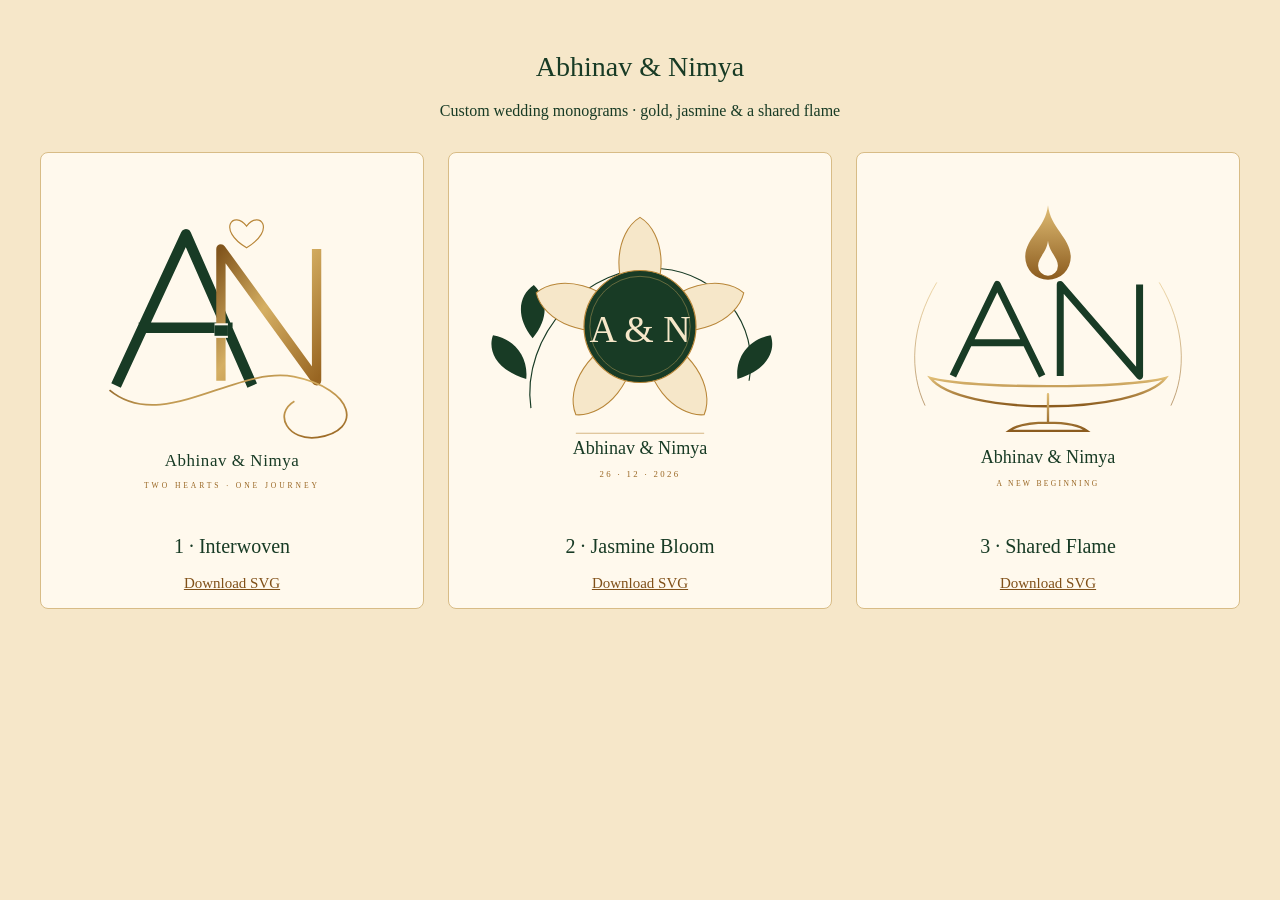
<file: logo-options.html>
<!DOCTYPE html>
<html lang="en">
<head>
  <meta charset="UTF-8"/>
  <meta name="viewport" content="width=device-width, initial-scale=1"/>
  <title>Abhinav &amp; Nimya · Logo Options</title>
  <style>
    * { box-sizing: border-box; }
    body { margin: 0; padding: 32px; background: #f6e7c9; color: #183b25; font-family: Georgia, serif; text-align: center; }
    h1 { font-size: 28px; font-weight: normal; }
    main { display: grid; grid-template-columns: repeat(3, minmax(0, 1fr)); gap: 24px; max-width: 1200px; margin: 32px auto; }
    figure { margin: 0; padding: 16px; background: #fff9ed; border: 1px solid #d8bc86; border-radius: 8px; }
    img { display: block; width: 100%; height: auto; }
    figcaption { margin: 16px 0; font-size: 20px; }
    a { color: #805018; font-size: 15px; }
    @media (max-width: 700px) { main { grid-template-columns: 1fr; } }
  </style>
</head>
<body>
  <h1>Abhinav &amp; Nimya</h1>
  <p>Custom wedding monograms · gold, jasmine &amp; a shared flame</p>
  <main>
    <figure><img src="assets/icons/logo-an-interwoven.svg" alt="Interwoven green A and gold N with a sweeping flourish"/><figcaption>1 · Interwoven</figcaption><a href="assets/icons/logo-an-interwoven.svg" download>Download SVG</a></figure>
    <figure><img src="assets/icons/logo-an-jasmine.svg" alt="Five-petal jasmine flower with an A and N monogram"/><figcaption>2 · Jasmine Bloom</figcaption><a href="assets/icons/logo-an-jasmine.svg" download>Download SVG</a></figure>
    <figure><img src="assets/icons/logo-an-lamp.svg" alt="A and N initials forming a brass lamp beneath a shared flame"/><figcaption>3 · Shared Flame</figcaption><a href="assets/icons/logo-an-lamp.svg" download>Download SVG</a></figure>
  </main>
</body>
</html>
</file>
<file: styles.css>
:root {
  --teal: #1b381e;
  --teal-deep: #10240f;
  --teal-soft: #ead9b5;
  --blush: #c86a22;
  --blush-deep: #8c4c1c;
  --gold: #9b5f21;
  --gold-soft: #daa361;
  --ivory: #f6e7c9;
  --ivory-deep: #f1daaf;
  --ink: #582d10;
  --ink-soft: #69441f;
  --black: #0a0a0a;
  --white: #ffffff;

  --font-display: "Cormorant Garamond", Georgia, serif;
  --font-script: "Great Vibes", cursive;
  --font-ui: "Josefin Sans", system-ui, sans-serif;
  --font-malayalam: "Noto Sans Malayalam", "Josefin Sans", sans-serif;

  --ease: cubic-bezier(0.22, 1, 0.36, 1);
  --space: clamp(1.25rem, 4vw, 2.5rem);
  --max: 68rem;
}

*,
*::before,
*::after {
  box-sizing: border-box;
}

html {
  scroll-behavior: smooth;
  background: #2a221e;
}

body {
  margin: 0;
  color: var(--ink);
  font-family: var(--font-ui);
  font-weight: 300;
  line-height: 1.65;
  letter-spacing: 0.01em;
  background: #1b2410;
  overflow-x: hidden;
  -webkit-font-smoothing: antialiased;
  -webkit-user-select: none;
  user-select: none;
  -webkit-touch-callout: none;
}

body.is-veiled {
  overflow: hidden;
  touch-action: none;
}

/* Soft curtain / veil threshold (easy to remove) */
.entry-veil {
  position: fixed;
  inset: 0;
  z-index: 400;
  display: none;
  place-items: stretch;
}

.entry-veil.is-leaving {
  pointer-events: none;
}

.entry-veil__hit {
  appearance: none;
  border: 0;
  margin: 0;
  padding: 0;
  width: 100%;
  height: 100%;
  cursor: pointer;
  position: relative;
  display: grid;
  place-items: center;
  background: transparent;
  color: inherit;
  font: inherit;
  -webkit-tap-highlight-color: transparent;
}

.entry-veil__sheer {
  position: absolute;
  inset: 0;
  background:
    radial-gradient(ellipse 80% 55% at 50% 42%, rgba(27, 36, 16, 0.08) 0%, transparent 70%),
    linear-gradient(145deg, #f6e7c9 0%, #f1daaf 58%, #eed6aa 100%);
  backdrop-filter: blur(14px) saturate(1.05);
  -webkit-backdrop-filter: blur(14px) saturate(1.05);
  transition: opacity 0.9s var(--ease), transform 1.1s var(--ease);
}

.entry-veil.is-leaving .entry-veil__sheer {
  opacity: 0;
  transform: scale(1.04);
}

.entry-veil__content {
  position: relative;
  z-index: 1;
  display: grid;
  justify-items: center;
  gap: 0.65rem;
  padding: 2rem 1.5rem;
  text-align: center;
  max-width: 22rem;
  transition: opacity 0.55s var(--ease), transform 0.7s var(--ease);
}

.entry-veil.is-leaving .entry-veil__content {
  opacity: 0;
  transform: translateY(-0.6rem);
}

.entry-veil__eyebrow {
  font-family: var(--font-malayalam);
  font-size: 0.72rem;
  letter-spacing: 0.18em;
  text-transform: none;
  color: var(--teal-deep);
  opacity: 0.85;
}

.entry-veil__title {
  font-family: var(--font-display);
  font-weight: 500;
  font-size: clamp(1.65rem, 5.5vw, 2.15rem);
  line-height: 1.2;
  color: var(--ink);
  letter-spacing: 0.02em;
}

.entry-veil__line {
  width: 2.75rem;
  height: 1px;
  margin: 0.35rem 0 0.15rem;
  background: linear-gradient(90deg, transparent, var(--gold), transparent);
}

.entry-veil__cta {
  margin-top: 0.35rem;
  font-family: var(--font-script);
  font-size: clamp(2.4rem, 8vw, 3.1rem);
  color: var(--teal);
  line-height: 1;
  animation: entry-veil-pulse 2.4s var(--ease) infinite;
}

.entry-veil__hint {
  font-family: var(--font-ui);
  font-size: 0.68rem;
  letter-spacing: 0.22em;
  text-transform: uppercase;
  color: var(--ink-soft);
  opacity: 0.75;
}

@keyframes entry-veil-pulse {
  0%,
  100% {
    opacity: 0.78;
    transform: translateY(0);
  }
  50% {
    opacity: 1;
    transform: translateY(-2px);
  }
}

@media (prefers-reduced-motion: reduce) {
  .entry-veil__cta {
    animation: none;
  }

  .entry-veil__sheer,
  .entry-veil__content {
    transition-duration: 0.01ms;
  }
}

.selectable,
.selectable * {
  -webkit-user-select: text !important;
  user-select: text !important;
  -webkit-touch-callout: default;
  cursor: text;
}

a,
button,
.interactive,
.interactive * {
  -webkit-user-select: none;
  user-select: none;
}

a.interactive,
button.interactive,
.link-btn,
.btn,
.icon-btn {
  cursor: pointer;
}

img {
  max-width: 100%;
  height: auto;
  display: block;
}

a {
  color: inherit;
}

button {
  font: inherit;
}

.grain {
  pointer-events: none;
  position: fixed;
  inset: 0;
  z-index: 80;
  opacity: 0.04;
  background-image: url("data:image/svg+xml,%3Csvg viewBox='0 0 200 200' xmlns='http://www.w3.org/2000/svg'%3E%3Cfilter id='n'%3E%3CfeTurbulence type='fractalNoise' baseFrequency='0.85' numOctaves='4' stitchTiles='stitch'/%3E%3C/filter%3E%3Crect width='100%25' height='100%25' filter='url(%23n)'/%3E%3C/svg%3E");
  mix-blend-mode: multiply;
}

.petals {
  pointer-events: none;
  position: fixed;
  inset: 0;
  z-index: 70;
  width: 100%;
  height: 100%;
}

/* Custom cursor (desktop) */
.cursor {
  display: none;
  position: fixed;
  top: 0;
  left: 0;
  z-index: 200;
  width: 0;
  height: 0;
  pointer-events: none;
  /* normal blend so it stays visible on ivory mid-page */
}

.cursor__ring,
.cursor__dot {
  position: absolute;
  border-radius: 50%;
  transform: translate(-50%, -50%);
  will-change: transform;
}

.cursor__ring {
  width: 2.4rem;
  height: 2.4rem;
  border: 1.5px solid rgba(27, 56, 30, 0.55);
  background: rgba(246, 231, 201, 0.35);
  box-shadow: 0 2px 10px rgba(88, 45, 16, 0.12);
  transition: width 0.25s var(--ease), height 0.25s var(--ease), border-color 0.25s var(--ease);
}

.cursor__dot {
  width: 0.4rem;
  height: 0.4rem;
  background: var(--gold-soft);
  box-shadow: 0 0 0 2px rgba(246, 231, 201, 0.8), 0 0 12px rgba(218, 163, 97, 0.45);
}

.cursor.is-hover .cursor__ring {
  width: 3.2rem;
  height: 3.2rem;
  border-color: rgba(218, 163, 97, 0.8);
  background: rgba(218, 163, 97, 0.16);
}

.cursor.is-down .cursor__ring {
  width: 1.6rem;
  height: 1.6rem;
}

@media (hover: hover) and (pointer: fine) {
  body.has-cursor {
    cursor: none;
  }

  body.has-cursor a,
  body.has-cursor button,
  body.has-cursor .interactive,
  body.has-cursor .selectable {
    cursor: none;
  }

  body.has-cursor .cursor {
    display: block;
  }
}

/* Ripples */
.ripples {
  pointer-events: none;
  position: fixed;
  inset: 0;
  z-index: 90;
  overflow: hidden;
}

.ripple {
  position: absolute;
  width: 12px;
  height: 12px;
  margin: -6px 0 0 -6px;
  border-radius: 50%;
  background: radial-gradient(circle, rgba(218, 163, 97, 0.55) 0%, rgba(27, 56, 30, 0.2) 45%, transparent 70%);
  transform: scale(0);
  animation: ripple-out 0.85s var(--ease) forwards;
}

@keyframes ripple-out {
  to {
    transform: scale(18);
    opacity: 0;
  }
}

/* Tilt cards */
.tilt {
  transform-style: preserve-3d;
  transition: transform 0.35s var(--ease);
  will-change: transform;
}

/* Floating icon dock — sits over the hero */
.float-dock {
  position: fixed;
  top: 0;
  right: 0;
  z-index: 100;
  display: flex;
  gap: 0.55rem;
  padding: max(0.85rem, env(safe-area-inset-top)) max(1rem, env(safe-area-inset-right)) 0.85rem 1rem;
  pointer-events: none;
}

.site-nav {
  position: sticky;
  top: 0;
  z-index: 30;
  min-height: 3.8rem;
  padding: 0.45rem max(var(--space), calc((100% - var(--max)) / 2));
  display: flex;
  align-items: center;
  justify-content: space-between;
  gap: 1.5rem;
  background: rgba(246, 231, 201, 0.97);
  border-bottom: 1px solid rgba(155, 95, 33, 0.42);
  backdrop-filter: blur(14px);
  -webkit-backdrop-filter: blur(14px);
}

.site-nav__brand {
  flex: 0 0 auto;
  color: var(--gold);
  font-family: var(--font-script);
  font-size: 1.8rem;
  line-height: 1;
  text-decoration: none;
}

.site-nav__links {
  display: flex;
  align-items: center;
  gap: clamp(0.65rem, 2vw, 1.5rem);
}

.site-nav__links a {
  color: var(--ink-soft);
  font-family: var(--font-ui);
  font-size: 0.64rem;
  font-weight: 500;
  letter-spacing: 0.1em;
  text-decoration: none;
  text-transform: uppercase;
  white-space: nowrap;
}

.site-nav__links a:hover,
.site-nav__links a:focus-visible {
  color: var(--blush-deep);
}

#hero,
#invite,
#venue,
#memories,
#events,
#closing {
  scroll-margin-top: 4.5rem;
}

.icon-btn {
  pointer-events: auto;
  display: grid;
  place-items: center;
  width: 2.65rem;
  height: 2.65rem;
  padding: 0;
  border: 1px solid rgba(255, 255, 255, 0.4);
  border-radius: 50%;
  background: rgba(27, 36, 16, 0.68);
  backdrop-filter: blur(14px);
  -webkit-backdrop-filter: blur(14px);
  color: var(--white);
  cursor: pointer;
  transition: background 0.3s var(--ease), transform 0.3s var(--ease), border-color 0.3s var(--ease);
  box-shadow: 0 8px 24px rgba(20, 16, 14, 0.22);
  line-height: 0;
}

.icon-btn svg {
  display: block;
  flex-shrink: 0;
}

.icon-btn:hover {
  background: rgba(27, 36, 16, 0.88);
  transform: translateY(-1px);
}

.icon-btn--wa {
  color: #fff;
  background: linear-gradient(135deg, var(--gold), #916832);
  border-color: rgba(231, 215, 181, 0.72);
}

.icon-btn--wa svg {
  /* Optical center — WhatsApp glyph sits slightly high/left in its viewBox */
  transform: translate(0.5px, 0.5px);
}

.icon-btn--wa:hover,
.icon-btn--wa:focus-visible {
  background: rgba(37, 211, 102, 0.88);
  border-color: rgba(255, 255, 255, 0.55);
}

.icon-btn--music[aria-pressed="true"] {
  background: rgba(27, 56, 30, 0.92);
  border-color: rgba(231, 215, 181, 0.55);
}

.icon-btn--music.is-muted {
  background: rgba(27, 36, 16, 0.68);
  border-color: rgba(255, 255, 255, 0.4);
}

.icon-btn__speaker {
  display: grid;
  place-items: center;
  line-height: 0;
}

.icon-btn__speaker[hidden] {
  display: none !important;
}

/* Page watermark (non-hero content sits on this) */
.page {
  position: relative;
  z-index: 1;
  display: flex;
  flex-direction: column;
  background:
    radial-gradient(120% 80% at 8% 0%, rgba(241, 218, 175, 0.42), transparent 55%),
    radial-gradient(90% 60% at 100% 18%, rgba(218, 163, 97, 0.1), transparent 50%),
    linear-gradient(180deg, var(--ivory) 0%, var(--ivory-deep) 100%);
}

.page__texture {
  pointer-events: none;
  position: absolute;
  left: 0;
  right: 0;
  top: 100svh;
  bottom: 0;
  z-index: 0;
  opacity: 0.16;
  background-image:
    url("assets/images/bg-watermark1.png"),
    radial-gradient(ellipse at 20% 10%, rgba(155, 95, 33, 0.08), transparent 50%),
    radial-gradient(ellipse at 80% 60%, rgba(27, 56, 30, 0.06), transparent 45%);
  background-size: min(768px, 100vw) auto, auto, auto;
  background-repeat: repeat, no-repeat, no-repeat;
  background-position: center top, center, center;
  mix-blend-mode: multiply;
}

.page > *:not(.page__texture) {
  position: relative;
  z-index: 1;
}

.page > #hero { order: 0; }
.page > .site-nav { order: 1; position: sticky; z-index: 30; }
.page > #invite { order: 3; }
.page > .countdown-band { order: 4; }
.page > #venue { order: 6; }
.page > #memories { order: 8; }
.page > #events { order: 10; }
.page > #closing { order: 12; }
.page > .kolam-divider { display: flex; }
.page > .site-nav + .kolam-divider { order: 2; }
.page > .countdown-band + .kolam-divider { order: 5; }
.page > #venue + .kolam-divider { order: 7; }
.page > #memories + .kolam-divider { order: 9; }
.page > #events + .kolam-divider { order: 11; }

.footer {
  position: relative;
  z-index: 2;
  padding: 1.5rem var(--space) max(1.5rem, env(safe-area-inset-bottom));
  text-align: center;
  font-family: var(--font-ui);
  font-size: 0.68rem;
  letter-spacing: 0.08em;
  color: var(--gold-soft);
  background: linear-gradient(110deg, var(--teal-deep), var(--teal) 52%, var(--teal-deep));
  border-top: 1px solid rgba(218, 163, 97, 0.72);
}

.section-lead {
  margin: 0.35rem auto 0;
  max-width: 34rem;
  color: var(--ink-soft);
  font-size: 0.98rem;
}

.memory__kicker {
  margin: 0 0 0.35rem;
  font-family: var(--font-ui);
  font-size: 0.68rem;
  font-weight: 500;
  letter-spacing: 0.16em;
  text-transform: uppercase;
  color: var(--gold);
}

/* Hands photo is edge-tight — show full frame, slight inset so radius doesn't clip fingers */
.memory__frame--wide {
  background: transparent;
  display: grid;
  place-items: center;
}

.memory--hands:hover .memory__frame img {
  transform: none;
}

.confetti {
  pointer-events: none;
  position: fixed;
  inset: 0;
  z-index: 95;
  width: 100%;
  height: 100%;
}

@keyframes pulse {
  0%, 100% { box-shadow: 0 0 0 0 rgba(231, 215, 181, 0.55); }
  50% { box-shadow: 0 0 0 8px rgba(231, 215, 181, 0); }
}

/* Kolam */
.kolam-divider {
  display: flex;
  justify-content: center;
  padding: 0.25rem var(--space);
  color: var(--gold);
  opacity: 0.92;
}

.kolam-divider svg {
  width: min(18rem, 72vw);
  height: auto;
}

.kolam--hero {
  color: var(--gold-soft);
  opacity: 0.85;
  margin-bottom: 0.75rem;
  animation: rise 1s var(--ease) both;
}

.kolam--hero svg {
  width: min(14rem, 60vw);
  height: auto;
  margin: 0 auto;
  display: block;
}

.hero__vilakku {
  width: 2.4rem;
  height: 2.4rem;
  margin: 0 auto 0.35rem;
  object-fit: cover;
  border-radius: 50%;
  opacity: 0.9;
  mix-blend-mode: screen;
  filter: drop-shadow(0 0 8px rgba(218, 163, 97, 0.5));
  animation: lamp-glow 4.5s ease-in-out infinite;
}

/* Typography */
.eyebrow {
  margin: 0 0 0.65rem;
  font-family: var(--font-ui);
  font-size: 0.68rem;
  letter-spacing: 0.24em;
  text-transform: uppercase;
  color: var(--teal);
  font-weight: 500;
}

.eyebrow.malayalam,
.malayalam {
  font-family: var(--font-malayalam);
  letter-spacing: 0.04em;
  text-transform: none;
}

.malayalam.soft {
  color: var(--ink-soft);
  font-size: 0.92rem;
  font-weight: 300;
}

.section-title {
  margin: 0 0 1rem;
  font-family: var(--font-display);
  font-weight: 500;
  font-size: clamp(2.15rem, 6vw, 3.5rem);
  line-height: 1.08;
  letter-spacing: -0.01em;
  color: var(--ink);
}

.section {
  padding: clamp(2.25rem, 6vw, 4.25rem) var(--space);
}

.section-head {
  text-align: center;
  max-width: 36rem;
  margin: 0 auto 1.75rem;
}

.amp {
  font-family: var(--font-script);
  color: var(--gold);
  font-style: normal;
  padding: 0 0.15em;
}

/* HERO — flush to top; dark base kills white rubber-band overscroll */
.hero {
  position: relative;
  z-index: 2;
  min-height: min(78svh, 42rem);
  min-height: min(78dvh, 42rem);
  margin: 0;
  display: grid;
  place-items: center;
  overflow: hidden;
  color: var(--white);
  background: #1b2410;
}

.hero__wash {
  position: absolute;
  inset: 0;
  z-index: 0;
  background:
    linear-gradient(160deg, #f1daaf 0%, #f6e7c9 42%, #e8c994 100%);
}

.hero__parallax {
  position: absolute;
  inset: 0;
  z-index: 1;
}

.hero__layer {
  position: absolute;
  inset: -8% -4%;
  will-change: transform;
}

.hero__img {
  width: 100%;
  height: 100%;
  object-fit: cover;
  object-position: center 28%;
  transform: scale(1.08);
  opacity: 0.9;
  filter: saturate(1) contrast(1);
}

.hero__veil {
  position: absolute;
  inset: 0;
  background:
    linear-gradient(
      180deg,
      rgba(11, 36, 18, 0.1) 0%,
      rgba(27, 56, 30, 0.14) 28%,
      rgba(27, 36, 16, 0.28) 58%,
      rgba(11, 36, 18, 0.7) 100%
    ),
    radial-gradient(70% 55% at 50% 18%, transparent 20%, rgba(27, 56, 30, 0.14) 100%);
  will-change: transform;
}

.hero__glow {
  position: absolute;
  inset: auto 0 0;
  height: 48%;
  background: radial-gradient(65% 80% at 50% 100%, rgba(218, 163, 97, 0.34), transparent 70%);
  will-change: transform;
  pointer-events: none;
  animation: lamp-wash 5s ease-in-out infinite;
}

.hero__sparkles {
  position: absolute;
  inset: 0;
  z-index: 3;
  pointer-events: none;
}

.hero__sparkles span {
  position: absolute;
  width: 7px;
  height: 7px;
  background: #f9dfa0;
  clip-path: polygon(50% 0, 60% 40%, 100% 50%, 60% 60%, 50% 100%, 40% 60%, 0 50%, 40% 40%);
  opacity: 0;
  animation: invitation-sparkle 6s ease-in-out infinite;
}

.hero__sparkles span:nth-child(1) { left: 15%; top: 24%; animation-delay: -1s; }
.hero__sparkles span:nth-child(2) { left: 26%; top: 68%; animation-delay: -3s; }
.hero__sparkles span:nth-child(3) { left: 84%; top: 32%; animation-delay: -4.5s; }
.hero__sparkles span:nth-child(4) { left: 75%; top: 76%; animation-delay: -2s; }
.hero__sparkles span:nth-child(5) { left: 36%; top: 12%; animation-delay: -5s; }
.hero__sparkles span:nth-child(6) { left: 67%; top: 15%; animation-delay: -0.5s; }

@keyframes lamp-glow {
  0%, 100% { filter: drop-shadow(0 0 6px rgba(218, 163, 97, 0.35)); }
  50% { filter: drop-shadow(0 0 15px rgba(255, 192, 89, 0.75)); }
}

@keyframes lamp-wash {
  0%, 100% { opacity: 0.55; }
  50% { opacity: 1; }
}

@keyframes invitation-sparkle {
  0%, 65%, 100% { opacity: 0; transform: scale(0.5); }
  80% { opacity: 0.65; transform: scale(1); }
}

.hero__content {
  position: relative;
  z-index: 2;
  width: min(100%, 36rem);
  padding: 0 var(--space) max(2.25rem, env(safe-area-inset-bottom));
  text-align: center;
  will-change: transform;
}

.hero .eyebrow {
  color: var(--gold-soft);
  animation: rise 1.1s var(--ease) 0.05s both;
}

.names {
  margin: 0;
  display: flex;
  flex-direction: column;
  align-items: center;
  gap: 0.1rem;
  font-family: var(--font-display);
  font-weight: 500;
  line-height: 1.05;
  animation: rise 1.2s var(--ease) 0.1s both;
  text-shadow: 0 2px 28px rgba(27, 36, 16, 0.32);
}

.names__groom,
.names__bride {
  font-family: var(--font-script);
  font-size: clamp(3rem, 10vw, 5rem);
  font-weight: 400;
  letter-spacing: 0;
  color: var(--gold-soft);
}

.names__amp {
  font-family: var(--font-script);
  font-size: clamp(1.8rem, 5vw, 2.6rem);
  font-style: normal;
  color: var(--gold-soft);
  line-height: 0.9;
  margin: 0.1rem 0;
}

.hero__sub {
  margin: 0.7rem 0 0.35rem;
  font-family: var(--font-display);
  font-style: italic;
  font-size: clamp(1.15rem, 3.5vw, 1.45rem);
  opacity: 0.95;
  animation: rise 1.2s var(--ease) 0.2s both;
}

.hero__date {
  margin: 0 0 1.35rem;
  font-family: var(--font-ui);
  font-size: 0.72rem;
  font-weight: 500;
  letter-spacing: 0.22em;
  text-transform: uppercase;
  color: var(--gold-soft);
  animation: rise 1.2s var(--ease) 0.28s both;
}

.hero__venue {
  margin: -0.75rem auto 0;
  max-width: 24rem;
  color: rgba(246, 231, 201, 0.92);
  font-family: var(--font-display);
  font-size: 1.05rem;
  animation: rise 1.2s var(--ease) 0.32s both;
}

.countdown-band {
  position: relative;
  overflow: hidden;
  padding: 1.4rem var(--space) 1.25rem;
  color: var(--white);
  text-align: center;
  background:
    radial-gradient(70% 140% at 50% 0%, rgba(218, 163, 97, 0.2), transparent 72%),
    linear-gradient(110deg, var(--teal-deep), var(--teal) 52%, var(--teal-deep));
  border-block: 1px solid rgba(218, 163, 97, 0.7);
}

.countdown-band__title {
  margin: 0 0 0.7rem;
  color: var(--gold-soft);
  font-size: 0.68rem;
  font-weight: 500;
  letter-spacing: 0.18em;
  text-transform: uppercase;
}

.countdown-band .countdown {
  margin-bottom: 0.45rem;
}

.countdown-band__hint {
  margin: 0;
  color: rgba(246, 231, 201, 0.86);
  font-size: 0.7rem;
  letter-spacing: 0.06em;
}

.countdown-band .countdown__unit {
  aspect-ratio: 1;
  display: grid;
  align-content: center;
  border: 1px solid rgba(218, 163, 97, 0.9);
  border-radius: 50%;
  background: rgba(246, 231, 201, 0.08);
  padding: 0.45rem;
}

@keyframes rise {
  from { opacity: 0; transform: translateY(1.25rem); }
  to { opacity: 1; transform: translateY(0); }
}

.countdown {
  display: grid;
  grid-template-columns: repeat(4, minmax(0, 1fr));
  gap: 0.5rem;
  margin: 0 auto 0.55rem;
  max-width: 22rem;
  animation: rise 1.2s var(--ease) 0.35s both;
}

.countdown__unit {
  background: rgba(255, 255, 255, 0.14);
  border: 1px solid rgba(255, 255, 255, 0.22);
  backdrop-filter: blur(10px);
  -webkit-backdrop-filter: blur(10px);
  border-radius: 0.9rem;
  padding: 0.65rem 0.3rem;
}

.countdown__num {
  display: block;
  font-family: var(--font-display);
  font-size: clamp(1.4rem, 5vw, 1.85rem);
  font-weight: 500;
  line-height: 1;
}

.countdown__label {
  display: block;
  margin-top: 0.3rem;
  font-family: var(--font-ui);
  font-size: 0.58rem;
  letter-spacing: 0.14em;
  text-transform: uppercase;
  opacity: 0.78;
}

.countdown__hint {
  margin: 0 0 1.5rem;
  font-family: var(--font-ui);
  font-size: 0.68rem;
  letter-spacing: 0.08em;
  opacity: 0.85;
  animation: rise 1.2s var(--ease) 0.4s both;
}

.scroll-cue {
  display: inline-flex;
  flex-direction: column;
  align-items: center;
  gap: 0.4rem;
  text-decoration: none;
  font-family: var(--font-ui);
  font-size: 0.65rem;
  font-weight: 500;
  letter-spacing: 0.18em;
  text-transform: uppercase;
  color: rgba(255, 255, 255, 0.88);
  animation: rise 1.2s var(--ease) 0.5s both;
}

.scroll-cue__arrow {
  width: 1px;
  height: 1.85rem;
  background: linear-gradient(180deg, rgba(255, 255, 255, 0.9), transparent);
  position: relative;
  animation: bob 2s ease-in-out infinite;
}

.scroll-cue__arrow::after {
  content: "";
  position: absolute;
  left: 50%;
  bottom: 0;
  width: 7px;
  height: 7px;
  border-right: 1px solid rgba(255, 255, 255, 0.9);
  border-bottom: 1px solid rgba(255, 255, 255, 0.9);
  transform: translateX(-50%) rotate(45deg);
}

.hero__scroll-hint {
  margin: 0.85rem 0 0;
  pointer-events: none;
  user-select: none;
  gap: 0.35rem;
}

.hero__scroll-hint__sub {
  opacity: 0.72;
  font-weight: 400;
  letter-spacing: 0.14em;
}

@keyframes bob {
  0%, 100% { transform: translateY(0); opacity: 1; }
  50% { transform: translateY(6px); opacity: 0.55; }
}

/* INVITE */
.invite__grid {
  max-width: var(--max);
  margin: 0 auto;
  display: grid;
  gap: 2rem;
  align-items: center;
}

.invite {
  width: 100%;
  background: linear-gradient(105deg, #f6e7c9 0%, #f1daaf 56%, #f6e7c9 100%);
  border-block: 1px solid rgba(155, 95, 33, 0.35);
}

.invite__copy { order: 1; }
.invite__photo { order: 2; }

.invite__photo {
  margin: 0;
  border-radius: 1.25rem;
  overflow: hidden;
  box-shadow:
    0 20px 50px rgba(88, 45, 16, 0.12),
    0 0 0 1px rgba(155, 95, 33, 0.22);
}

.invite__photo img {
  width: 100%;
  aspect-ratio: 4 / 3;
  max-height: 22rem;
  object-fit: cover;
  object-position: center 20%;
}

.invite__lead {
  font-size: 1.02rem;
  color: var(--ink-soft);
  max-width: 32rem;
  margin-inline: auto;
  text-align: center;
}

.invite__letter-title {
  margin: 0 0 0.45rem;
  color: var(--teal);
  font-family: var(--font-script);
  font-size: 2rem;
  line-height: 1;
  text-align: center;
}

.invite__letter-quote {
  max-width: 30rem;
  margin: 0.7rem auto;
  color: var(--ink-soft);
  font-family: var(--font-display);
  font-size: 1.02rem;
  font-style: italic;
  text-align: center;
}

.invite__lead strong {
  color: var(--ink);
  font-weight: 500;
}

.parents {
  display: grid;
  grid-template-columns: 1fr auto 1fr;
  gap: 0.85rem;
  margin-top: 2rem;
  padding-top: 1.75rem;
  border-top: 1px solid rgba(155, 95, 33, 0.35);
  align-items: center;
}

.parents__side {
  text-align: center;
}

.parents__side h3 {
  margin: 0 0 0.65rem;
  font-family: var(--font-ui);
  font-size: 0.62rem;
  font-weight: 500;
  letter-spacing: 0.18em;
  text-transform: uppercase;
  color: var(--teal);
}

.parents__side p {
  margin: 0.15rem 0;
  font-family: var(--font-display);
  font-size: 1.15rem;
  font-weight: 500;
}

.parents__divider {
  width: 2.4rem;
  color: var(--gold);
  opacity: 0.8;
}

.parents__divider svg {
  width: 100%;
  height: auto;
  display: block;
}

/* MEMORIES */
.memories {
  width: 100%;
  background: linear-gradient(110deg, #f1daaf, #f6e7c9 50%, #f1daaf);
}

.memory-stack {
  max-width: var(--max);
  margin: 0 auto;
  display: grid;
  grid-template-columns: repeat(2, minmax(0, 1fr));
  gap: 1.25rem;
}

.memory {
  display: grid;
  gap: 0.8rem;
  align-items: center;
  padding: 0.75rem;
  background: rgba(246, 231, 201, 0.88);
  border: 1px solid rgba(155, 95, 33, 0.28);
  border-radius: 0.55rem;
}

.memory--hands { grid-column: 1 / -1; }

.memory--right .memory__frame,
.memory--right .memory__caption {
  order: initial;
  text-align: left;
}

.memory__frame {
  border-radius: 1.25rem;
  overflow: hidden;
  box-shadow: 0 18px 40px rgba(88, 45, 16, 0.14);
}

.memory__frame img {
  width: 100%;
  aspect-ratio: 4 / 3;
  max-height: 18rem;
  object-fit: cover;
  transition: transform 1.2s var(--ease);
}

.memory__frame--wide img {
  width: 100%;
  max-height: 20rem;
  aspect-ratio: 16 / 10;
  object-fit: cover;
}

.memory:hover .memory__frame img {
  transform: scale(1.04);
}

.memory__word {
  display: block;
  font-family: var(--font-script);
  font-size: clamp(2.2rem, 6vw, 3rem);
  color: var(--teal);
  line-height: 1;
  margin-bottom: 0.45rem;
}

.memory__caption p {
  margin: 0;
  color: var(--ink-soft);
  max-width: 24rem;
}

/* SCRATCH CARD */
.scratch-section {
  padding-top: clamp(1.5rem, 4vw, 2.5rem);
}

.scratch-hint {
  margin: 0.35rem 0 0;
  color: var(--ink-soft);
  font-size: 0.9rem;
}

.scratch {
  position: relative;
  width: min(22rem, 100%);
  margin: 0 auto;
  aspect-ratio: 1.15 / 1;
  border-radius: 1.25rem;
  overflow: hidden;
  box-shadow:
    0 18px 40px rgba(88, 45, 16, 0.14),
    0 0 0 1px rgba(155, 95, 33, 0.42);
  touch-action: none;
}

.scratch__reveal {
  position: absolute;
  inset: 0;
  display: grid;
  place-content: center;
  text-align: center;
  gap: 0.35rem;
  padding: 1.5rem;
  background:
    radial-gradient(80% 70% at 50% 40%, rgba(241, 218, 175, 0.96), rgba(246, 231, 201, 0.98)),
    var(--ivory);
}

.scratch__eyebrow {
  margin: 0;
  font-family: var(--font-ui);
  font-size: 0.68rem;
  font-weight: 500;
  letter-spacing: 0.22em;
  text-transform: uppercase;
  color: var(--teal);
}

.scratch__date {
  margin: 0;
  font-family: var(--font-display);
  font-size: clamp(2.2rem, 8vw, 2.8rem);
  font-weight: 500;
  color: var(--ink);
  line-height: 1;
}

.scratch__time {
  margin: 0;
  font-family: var(--font-ui);
  font-size: 0.78rem;
  font-weight: 500;
  letter-spacing: 0.08em;
  color: var(--gold);
}

.scratch__blessing {
  margin: 0.5rem 0 0;
}

.scratch__canvas {
  position: absolute;
  inset: 0;
  width: 100%;
  height: 100%;
  touch-action: none;
  cursor: grab;
}

.scratch__canvas:active {
  cursor: grabbing;
}

.scratch__guide {
  position: absolute;
  left: 50%;
  top: 50%;
  transform: translate(-50%, -50%);
  margin: 0;
  z-index: 2;
  pointer-events: none;
  font-family: var(--font-ui);
  font-size: 0.72rem;
  font-weight: 500;
  letter-spacing: 0.18em;
  text-transform: uppercase;
  color: rgba(88, 45, 16, 0.65);
  text-shadow: 0 1px 0 rgba(255, 255, 255, 0.35);
  transition: opacity 0.4s var(--ease);
}

.scratch.is-done .scratch__guide,
.scratch.is-scratching .scratch__guide {
  opacity: 0;
}

/* EVENTS */
.timeline {
  list-style: none;
  margin: 0 auto;
  padding: 0;
  max-width: 40rem;
  display: grid;
  gap: 1.15rem;
}

.timeline__item {
  position: relative;
  display: grid;
  grid-template-columns: 5.5rem 1fr;
  gap: 1rem;
  padding: 1.25rem 1.15rem;
  background: rgba(255, 255, 255, 0.58);
  border: 1px solid rgba(155, 95, 33, 0.32);
  border-radius: 1.15rem;
  box-shadow: 0 10px 30px rgba(88, 45, 16, 0.08);
  transition: transform 0.35s var(--ease), box-shadow 0.35s var(--ease);
}

.timeline__item:hover {
  transform: translateY(-2px);
  box-shadow: 0 16px 36px rgba(88, 45, 16, 0.12);
}

.timeline__item--feature {
  background: linear-gradient(135deg, #f1daaf 0%, #f6e7c9 64%, #ead1a0 100%);
  border-color: rgba(155, 95, 33, 0.28);
  border-top: 3px solid var(--gold);
  border-radius: 0.55rem;
}

#events {
  width: 100%;
  background: #f6e7c9;
}

.timeline__item--feature .timeline__day,
.timeline__item--feature .timeline__body h3 {
  color: var(--ink);
}

.timeline__item--feature .timeline__date {
  color: var(--white);
}

.timeline__item--feature .timeline__month {
  color: var(--teal-deep);
}

.timeline__item--feature .timeline__body p {
  color: var(--ink-soft);
}

.timeline__item--feature .timeline__body p.timeline__time {
  color: var(--teal-deep);
}

.timeline__item--feature .link-btn {
  color: var(--teal-deep);
}

.timeline__item--feature .link-btn:hover {
  color: var(--blush-deep);
}

.timeline__badge {
  position: absolute;
  top: -0.55rem;
  right: 1rem;
  background: var(--teal);
  color: var(--white);
  font-family: var(--font-ui);
  font-size: 0.58rem;
  font-weight: 500;
  letter-spacing: 0.16em;
  text-transform: uppercase;
  padding: 0.3rem 0.65rem;
  border-radius: 999px;
}

.timeline__when {
  text-align: center;
  padding-top: 0.2rem;
}

.timeline__day {
  display: block;
  font-family: var(--font-ui);
  font-size: 0.62rem;
  font-weight: 500;
  letter-spacing: 0.14em;
  text-transform: uppercase;
  color: var(--teal);
}

.timeline__date {
  width: 3rem;
  height: 3rem;
  margin: 0.2rem auto;
  display: grid;
  place-items: center;
  border: 2px solid var(--gold);
  border-radius: 50%;
  background: var(--teal);
  font-family: var(--font-display);
  font-size: 1.75rem;
  font-weight: 500;
  line-height: 1;
  color: var(--ink);
}

.timeline__month {
  display: block;
  font-family: var(--font-ui);
  font-size: 0.62rem;
  letter-spacing: 0.06em;
  color: var(--ink-soft);
  margin-top: 0.2rem;
}

.timeline__body h3 {
  margin: 0 0 0.25rem;
  font-family: var(--font-display);
  font-size: 1.55rem;
  font-weight: 500;
}

.timeline__time {
  margin: 0 0 0.5rem;
  font-family: var(--font-ui);
  font-size: 0.78rem;
  font-weight: 500;
  letter-spacing: 0.06em;
  color: var(--gold);
}

.timeline__time--tbd {
  color: var(--ink-soft);
  font-style: italic;
  font-weight: 400;
  letter-spacing: 0.02em;
}

.timeline__kicker {
  margin: -0.1rem 0 0.4rem;
  font-family: var(--font-ui);
  font-size: 0.62rem;
  font-weight: 500;
  letter-spacing: 0.16em;
  text-transform: uppercase;
  color: var(--teal);
}

.timeline__body p {
  margin: 0 0 0.35rem;
  color: var(--ink-soft);
  font-size: 0.92rem;
}

.cal-actions {
  display: flex;
  flex-wrap: wrap;
  gap: 0.65rem 1rem;
  margin-top: 0.85rem;
}

.link-btn {
  appearance: none;
  border: 0;
  background: none;
  padding: 0;
  font-family: var(--font-ui);
  font-size: 0.68rem;
  font-weight: 500;
  letter-spacing: 0.1em;
  text-transform: uppercase;
  color: var(--teal);
  text-decoration: underline;
  text-underline-offset: 0.22em;
  cursor: pointer;
}

.link-btn:hover {
  color: var(--teal-deep);
}

/* VENUE */
.venue {
  display: flex;
  flex-direction: column;
  gap: 2.25rem;
  width: 100%;
  max-width: none;
  margin: 0 auto;
  padding: 2.5rem max(var(--space), calc((100% - var(--max)) / 2));
  background: linear-gradient(105deg, #f6e7c9, #f1daaf 50%, #f6e7c9);
  border-block: 1px solid rgba(155, 95, 33, 0.3);
}

.venue__top {
  width: 100%;
  max-width: var(--max);
  margin-inline: auto;
  display: grid;
  gap: 1.75rem;
  align-items: center;
}

.venue__top.reach {
  grid-template-columns: 1fr;
}

.venue__top.reach .reach__map {
  display: none;
}

.venue__top.reach .reach__card {
  width: 100%;
  max-width: var(--max);
  margin-inline: auto;
}

/* Mobile: photo above “Where to find us” */
.venue__top:not(.reach) .venue__hands {
  order: -1;
}

.venue__hands {
  position: relative;
  margin: 0;
  overflow: hidden;
  background: var(--black);
  border-radius: 1.25rem;
}

.venue__hands img {
  width: 100%;
  max-height: 70vh;
  object-fit: cover;
  object-position: center;
  opacity: 0.95;
}

.venue__quote {
  position: absolute;
  left: 50%;
  bottom: 1.25rem;
  transform: translateX(-50%);
  margin: 0;
  color: var(--gold);
  font-size: clamp(0.95rem, 3vw, 1.15rem);
  text-align: center;
  text-shadow: 0 2px 20px rgba(0, 0, 0, 0.6);
  white-space: nowrap;
}

.venue__actions {
  display: flex;
  flex-wrap: wrap;
  gap: 0.75rem;
  justify-content: center;
  align-items: center;
  width: 100%;
  margin-inline: auto;
  text-align: center;
}

.venue__card {
  text-align: left;
  padding: 0.25rem 0 0;
  display: flex;
  flex-direction: column;
  align-items: stretch;
}

.venue__card .venue__actions {
  align-self: center;
}

.venue__name {
  margin: 0.25rem 0 0.75rem;
  font-family: var(--font-display);
  font-size: clamp(1.6rem, 4vw, 2.1rem);
  font-weight: 500;
}

.venue__address {
  font-style: normal;
  color: var(--ink-soft);
  margin: 0 0 1.5rem;
  max-width: 22rem;
  line-height: 1.7;
}

.reach__map {
  position: relative;
  width: 100%;
  margin: 0;
  padding: 0.55rem;
  border-radius: 1.35rem;
  background:
    linear-gradient(145deg, rgba(218, 163, 97, 0.65), rgba(246, 231, 201, 0.95) 40%, rgba(241, 218, 175, 0.72));
  border: 1px solid rgba(155, 95, 33, 0.52);
  box-shadow:
    0 18px 42px rgba(88, 45, 16, 0.12),
    inset 0 0 0 1px rgba(255, 255, 255, 0.55);
  display: flex;
  flex-direction: column;
  box-sizing: border-box;
  overflow: hidden;
}

.reach__map::before,
.reach__map::after {
  content: "";
  position: absolute;
  width: 1.1rem;
  height: 1.1rem;
  border: 1.5px solid rgba(155, 95, 33, 0.4);
  pointer-events: none;
  z-index: 4;
}

.reach__map::before {
  top: 0.85rem;
  left: 0.85rem;
  border-right: 0;
  border-bottom: 0;
}

.reach__map::after {
  right: 0.85rem;
  bottom: 0.85rem;
  border-left: 0;
  border-top: 0;
}

.reach__map-media {
  position: relative;
  overflow: hidden;
  border-radius: 1rem;
  aspect-ratio: 4 / 5;
  min-height: 16rem;
  background: #d8cfc3;
  flex: 1 1 auto;
  isolation: isolate;
}

.reach__map iframe {
  position: absolute;
  inset: 0;
  width: 100%;
  height: 100%;
  border: 0;
  border-radius: inherit;
  filter: saturate(0.78) sepia(0.18) contrast(1.04) brightness(1.02);
}

.reach__map-veil {
  pointer-events: none;
  position: absolute;
  inset: 0;
  background:
    linear-gradient(180deg, rgba(246, 231, 201, 0.28) 0%, transparent 22%, transparent 58%, rgba(27, 36, 16, 0.38) 100%),
    radial-gradient(80% 70% at 50% 40%, transparent 40%, rgba(27, 56, 30, 0.08) 100%);
  mix-blend-mode: multiply;
}

.reach__pin {
  position: absolute;
  left: 50%;
  bottom: 1.15rem;
  transform: translateX(-50%);
  z-index: 3;
  display: inline-flex;
  align-items: center;
  gap: 0.65rem;
  max-width: calc(100% - 2rem);
  padding: 0.65rem 0.9rem;
  border-radius: 999px;
  text-decoration: none;
  color: var(--ink);
  background: rgba(246, 231, 201, 0.96);
  border: 1px solid rgba(155, 95, 33, 0.52);
  box-shadow: 0 10px 28px rgba(20, 16, 14, 0.16);
  backdrop-filter: blur(10px);
  -webkit-backdrop-filter: blur(10px);
  transition: transform 0.3s var(--ease), box-shadow 0.3s var(--ease);
  pointer-events: auto;
}

.reach__pin:hover {
  transform: translateX(-50%) translateY(-2px);
  box-shadow: 0 14px 32px rgba(20, 16, 14, 0.22);
}

.reach__pin-dot {
  flex: 0 0 auto;
  width: 0.65rem;
  height: 0.65rem;
  border-radius: 50%;
  background: var(--teal);
  box-shadow: 0 0 0 4px rgba(27, 56, 30, 0.18);
}

.reach__pin-text {
  display: flex;
  flex-direction: column;
  gap: 0.1rem;
  min-width: 0;
}

.reach__pin-text strong {
  font-family: var(--font-display);
  font-size: 0.95rem;
  font-weight: 500;
  line-height: 1.2;
  white-space: nowrap;
  overflow: hidden;
  text-overflow: ellipsis;
}

.reach__pin-text em {
  font-family: var(--font-ui);
  font-style: normal;
  font-size: 0.58rem;
  font-weight: 500;
  letter-spacing: 0.14em;
  text-transform: uppercase;
  color: var(--teal);
}

.reach__card .section-title {
  margin-bottom: 1rem;
}

.reach__tips {
  list-style: none;
  margin: 0 0 1.5rem;
  padding: 0;
  width: 100%;
  display: grid;
  gap: 0.55rem;
}

.reach__tips li {
  padding: 0;
  border: 0;
  background: none;
  border-radius: 0;
  color: var(--ink-soft);
  font-size: 0.95rem;
  line-height: 1.55;
}

.reach__tips strong {
  color: var(--teal);
  font-weight: 500;
}

.btn {
  display: inline-flex;
  align-items: center;
  justify-content: center;
  min-height: 3rem;
  padding: 0.85rem 1.5rem;
  border: 0;
  border-radius: 999px;
  background: var(--teal);
  color: var(--white);
  text-decoration: none;
  font-family: var(--font-ui);
  font-size: 0.72rem;
  font-weight: 500;
  letter-spacing: 0.12em;
  text-transform: uppercase;
  box-shadow: 0 12px 28px rgba(27, 36, 16, 0.3);
  cursor: pointer;
  transition: transform 0.3s var(--ease), background 0.3s var(--ease);
}

.btn:hover {
  background: var(--teal-deep);
  transform: translateY(-2px);
}

.btn--ghost {
  background: transparent;
  color: var(--teal);
  border: 1px solid rgba(27, 56, 30, 0.42);
  box-shadow: none;
}

.btn--ghost:hover {
  background: rgba(27, 56, 30, 0.08);
}

.btn--wa {
  gap: 0.5rem;
  background: linear-gradient(135deg, var(--teal), var(--teal-deep));
  border: 1px solid rgba(218, 163, 97, 0.6);
}

.btn--wa .btn__wa {
  display: inline-flex;
  color: var(--gold-soft);
}

.btn--wa:hover {
  background: linear-gradient(135deg, var(--teal-deep), #0d2f27);
}

/* CLOSING */
.closing {
  text-align: center;
  background:
    radial-gradient(70% 80% at 50% 0%, rgba(27, 56, 30, 0.08), transparent 60%),
    linear-gradient(180deg, transparent, rgba(218, 163, 97, 0.16));
}

.closing__inner {
  max-width: 28rem;
  margin: 0 auto;
}

.closing__names {
  margin: 1.25rem 0 0.75rem;
  font-family: var(--font-display);
  font-size: clamp(1.5rem, 4vw, 2rem);
  color: var(--teal);
}

/* Toast */
.toast {
  position: fixed;
  left: 50%;
  bottom: max(1.5rem, env(safe-area-inset-bottom));
  transform: translateX(-50%) translateY(120%);
  z-index: 120;
  background: var(--ink);
  color: var(--white);
  padding: 0.75rem 1.15rem;
  border-radius: 999px;
  font-family: var(--font-ui);
  font-size: 0.72rem;
  letter-spacing: 0.08em;
  box-shadow: 0 12px 30px rgba(0, 0, 0, 0.2);
  transition: transform 0.35s var(--ease);
}

.toast.is-on {
  transform: translateX(-50%) translateY(0);
}

/* Reveal */
.reveal {
  opacity: 0;
  transform: translateY(1.15rem);
  transition: opacity 1.05s var(--ease), transform 1.05s var(--ease);
}

.reveal.is-visible {
  opacity: 1;
  transform: translateY(0);
}

@media (min-width: 768px) {
    .names {
      flex-direction: row;
      justify-content: center;
      gap: 0.18em;
    }

    .names__groom,
    .names__bride {
      font-size: clamp(3rem, 6.5vw, 6rem);
    }

  .invite__grid {
    grid-template-columns: 0.95fr 1.05fr;
    gap: 2.25rem;
    align-items: center;
  }

  .memory-stack {
    gap: 1.5rem;
  }

  .memory {
    display: flex;
    flex-direction: column;
    gap: 0.85rem;
  }

  .memory--right {
    display: flex;
  }

  .memory--right .memory__frame {
    order: initial;
  }

  .memory--right .memory__caption {
    order: initial;
    text-align: left;
    justify-self: start;
  }

  .memory--right .memory__caption p {
    margin-left: 0;
  }

  .memory--hands {
    display: grid;
    grid-template-columns: 1.2fr 0.8fr;
    padding: 1.25rem;
    background: rgba(255, 255, 255, 0.35);
    border: 1px solid rgba(155, 95, 33, 0.28);
    border-radius: 1.35rem;
  }

  .events .timeline {
    max-width: 46rem;
  }

  .venue__top {
    grid-template-columns: 1.05fr 0.95fr;
    gap: 1.75rem;
    align-items: stretch;
  }

  /* Desktop: keep card left, photo right */
  .venue__top:not(.reach) .venue__card {
    order: 1;
  }

  .venue__top:not(.reach) .venue__hands {
    order: 2;
  }

  .reach__map {
    height: 100%;
    min-height: 18rem;
    padding: 0.7rem;
  }

  .reach__map-media {
    aspect-ratio: auto;
    min-height: 0;
    height: 100%;
    max-height: none;
    border-radius: 1.05rem;
  }

  .reach__pin {
    bottom: 1.35rem;
    max-width: min(22rem, calc(100% - 2.5rem));
  }

  .venue__hands {
    height: 100%;
    min-height: 28rem;
  }

  .venue__hands img {
    height: 100%;
    max-height: none;
    object-fit: cover;
  }
}

@media (min-width: 960px) {
  .section {
    padding: 2.75rem var(--space);
  }

  .hero__img {
    object-position: center 22%;
    opacity: 0.9;
  }

  .invite__photo img {
    max-height: 34rem;
  }
}

@media (min-width: 768px) {
  .hero {
    height: min(41vw, 42rem);
    min-height: 0;
  }
}

@media (prefers-reduced-motion: reduce) {
  html { scroll-behavior: auto; }

  .reveal {
    opacity: 1;
    transform: none;
    transition: none;
  }

  .hero__layer,
  .hero__veil,
  .hero__glow,
  .hero__vilakku,
  .hero__content,
  .scroll-cue__arrow {
    animation: none !important;
    will-change: auto;
  }

  .petals,
  .hero__sparkles,
  .cursor,
  .ripples { display: none !important; }

  body.has-cursor,
  body.has-cursor a,
  body.has-cursor button,
  body.has-cursor .interactive,
  body.has-cursor .selectable {
    cursor: auto;
  }
}

@media (max-width: 767px) {
  .float-dock {
    top: calc(4.25rem + env(safe-area-inset-top));
    right: max(0.75rem, env(safe-area-inset-right));
    padding: 0;
    gap: 0.35rem;
  }

  .site-nav {
    min-height: 0;
    padding: 0.5rem var(--space) 0.6rem;
    align-items: flex-start;
    flex-direction: column;
    gap: 0.4rem;
  }

  .site-nav__brand { font-size: 1.6rem; }

  .site-nav__links {
    width: 100%;
    gap: 1rem;
    overflow-x: auto;
    padding-bottom: 0.15rem;
    scrollbar-width: none;
  }

  .site-nav__links a { font-size: 0.58rem; }
  .memory-stack { grid-template-columns: 1fr; }
  .memory--hands { grid-column: auto; }
  .venue { padding-block: 1.75rem; }
  .venue__top:not(.reach) .venue__card { order: 1; }
  .venue__top:not(.reach) .venue__hands { order: 2; }
}

.hero--artwork {
  height: auto;
  min-height: 100vh;
  min-height: 100svh;
  padding: 0;
}

.hero__art-frame {
  position: absolute;
  inset: 0;
  z-index: 1;
  width: 100%;
  height: 100%;
  animation: artwork-reveal 2.4s var(--ease) both;
}

.hero__art {
  width: 100%;
  height: 100%;
  object-fit: cover;
  object-position: center;
}

.hero--artwork .petals {
  position: absolute;
  z-index: 4;
}

.hero__lamp-lights {
  position: absolute;
  inset: 0;
  z-index: 2;
  pointer-events: none;
}

.hero__lamp-lights span {
  position: absolute;
  width: 11%;
  height: 24%;
  border-radius: 50%;
  background: radial-gradient(ellipse, rgba(255, 198, 91, 0.45), transparent 70%);
  animation: lamp-wash 4.5s ease-in-out infinite;
}

.hero__lamp-lights span:first-child { left: 25.5%; top: 59%; }
.hero__lamp-lights span:last-child { left: 89%; top: 58%; animation-delay: -2s; }

@keyframes artwork-reveal {
  from { opacity: 0.7; }
  to { opacity: 1; }
}

@media (max-width: 767px) {
  .site-nav {
    flex-direction: row;
    align-items: center;
    padding-inline: 0.65rem;
    gap: 0.55rem;
  }
  .site-nav__brand { font-size: clamp(1rem, 4.5vw, 1.35rem); }
  .site-nav__links { flex: 1; justify-content: space-between; gap: 0.25rem; }
  .site-nav__links a { font-size: clamp(0.44rem, 1.6vw, 0.56rem); letter-spacing: 0.04em; }
}

@media (prefers-reduced-motion: reduce) {
  .hero__art-frame { animation: none; }
  .hero__lamp-lights { display: none; }
}
</file>
